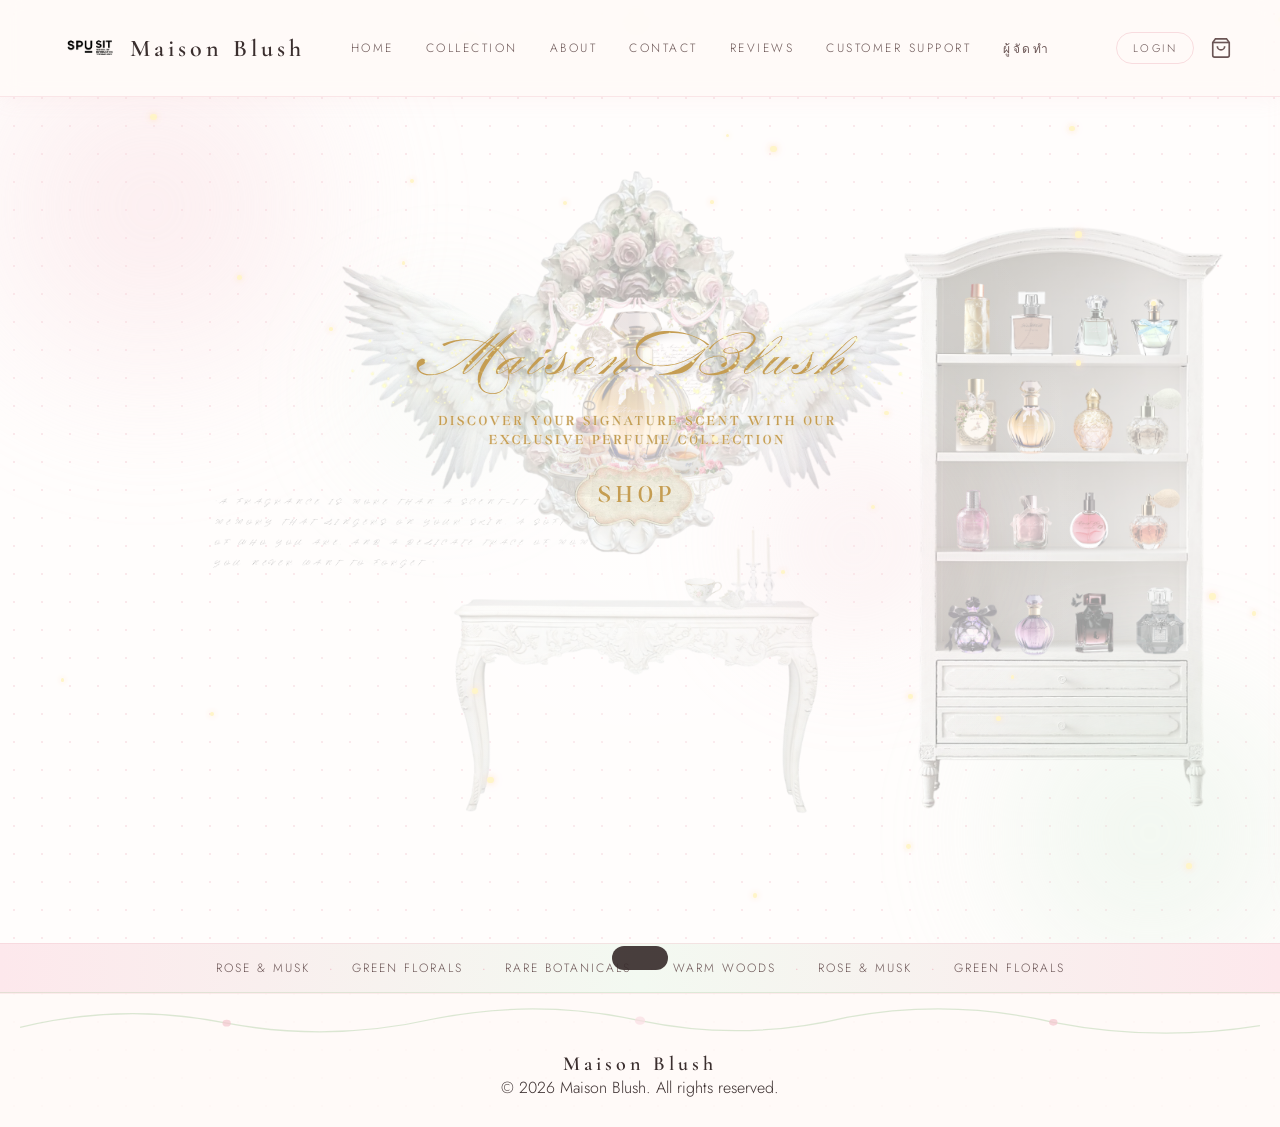
<file: index.html>
<!DOCTYPE html>
<html lang="th">
<head>
<meta charset="UTF-8">
<meta name="viewport" content="width=device-width, initial-scale=1.0, minimum-scale=1.0, maximum-scale=5.0">
<title>Maison Blush — Home</title>
<link href="https://fonts.googleapis.com/css2?family=Playfair+Display:wght@400;500;600&display=swap" rel="stylesheet">
<link href="https://fonts.googleapis.com/css2?family=Cormorant+Garamond:ital,wght@0,300;0,400;0,600;1,300;1,400&family=Jost:wght@200;300;400&display=swap" rel="stylesheet">
<link rel="stylesheet" href="style.css">
<style>
.logo{text-decoration:none!important;border-bottom:none!important;border:none!important;}
/* ── LOGIN BUTTON ── */
.login-btn{font-family:'Jost',sans-serif;font-size:11px;font-weight:300;letter-spacing:2.5px;text-transform:uppercase;color:#6b5555;text-decoration:none;padding:7px 16px;border:1px solid rgba(243,198,206,0.6);border-radius:20px;transition:all 0.25s ease;white-space:nowrap;cursor:pointer;background:none;}
.login-btn:hover{background:#fde8ec;color:#e8aeb7;border-color:#f3c6ce;}
@media(max-width:768px){.login-btn{display:none;}}
</style>
</head>
<body class="home-page fade-in">
<div class="sparkle-layer" id="sparkleLayer"></div>

<div class="cart-overlay" id="cartOverlay" onclick="closeCart()"></div>
<div class="cart-sidebar" id="cartSidebar">
  <div class="cart-header"><h3>🛒 ตะกร้าสินค้า</h3><button class="cart-close" onclick="closeCart()">✕</button></div>
  <div class="cart-items" id="cartItems"><div class="cart-empty" id="cartEmpty">ยังไม่มีสินค้าในตะกร้า 🌸</div></div>
  <div class="cart-footer-panel" id="cartFooterPanel" style="display:none">
    <div class="cart-total"><span class="cart-total-label">ยอดรวมทั้งหมด</span><span class="cart-total-amount" id="cartTotal">฿0</span></div>
    <button class="checkout-btn" onclick="goToCheckout()">ยืนยันคำสั่งซื้อ</button>
  </div>
</div>
<div class="toast" id="toast"></div>

<div class="mobile-nav" id="mobileNav">
  <button class="mobile-nav-close" onclick="closeMobileNav()">✕</button>
  <a href="index.html" onclick="closeMobileNav()">Home</a>
  <a href="collection.html" onclick="closeMobileNav()">Collection</a>
  <a href="about.html" onclick="closeMobileNav()">About</a>
  <a href="contact.html" onclick="closeMobileNav()">Contact</a>
  <a href="reviews.html" onclick="closeMobileNav()">Reviews</a>
  <a href="support.html" onclick="closeMobileNav()">Customer Support</a>
  <a href="team.html" onclick="closeMobileNav()">ผู้จัดทำ</a>
  <a href="login.html" onclick="closeMobileNav()" id="mobileLoginBtn">Login</a>
</div>

<header>
  <a class="logo" href="index.html">
    <img src="pic/Logo SPU SIT_black.png" alt="Maison Blush Logo">
    Maison Blush
  </a>

  <nav id="desktopNav">
    <a href="index.html" class="nav-active">Home</a>
    <a href="collection.html">Collection</a>
    <a href="about.html">About</a>
    <a href="contact.html">Contact</a>
    <a href="reviews.html">Reviews</a>
    <a href="support.html">Customer Support</a>
    <a href="team.html">ผู้จัดทำ</a>
  </nav>

  <div class="header-actions">
    <!-- ปุ่ม Login / ชื่อ user -->
    <a href="login.html" class="login-btn" id="loginBtn">Login</a>

    <button class="cart-icon-btn" onclick="openCart()">
      <svg viewBox="0 0 24 24" fill="none" stroke="currentColor" stroke-width="1.8">
        <path d="M6 2L3 6v14a2 2 0 002 2h14a2 2 0 002-2V6l-3-4z"/>
        <line x1="3" y1="6" x2="21" y2="6"/>
        <path d="M16 10a4 4 0 01-8 0"/>
      </svg>
      <span class="cart-badge" id="cartBadge">0</span>
    </button>

    <button class="hamburger" onclick="openMobileNav()">
      <span></span><span></span><span></span>
    </button>
  </div>
</header>

<section class="hero">
  <div class="hero-blob b1"></div><div class="hero-blob b2"></div><div class="hero-blob b3"></div><div class="hero-blob b4"></div>
  <div class="overlay"></div>
  <div class="hero-box">
    <a href="collection.html" class="shop-button-img">
     <img src="pic/shop.png" alt="Shop Now">
    </a>
  </div>
</section>

<div class="scent-strip">
  <div class="strip-item">Rose &amp; Musk</div><div class="strip-dot">·</div>
  <div class="strip-item">Green Florals</div><div class="strip-dot">·</div>
  <div class="strip-item">Rare Botanicals</div><div class="strip-dot">·</div>
  <div class="strip-item">Warm Woods</div><div class="strip-dot">·</div>
  <div class="strip-item">Rose &amp; Musk</div><div class="strip-dot">·</div>
  <div class="strip-item">Green Florals</div>
</div>

<footer>
  <svg class="footer-vine" viewBox="0 0 1200 60" xmlns="http://www.w3.org/2000/svg" preserveAspectRatio="none">
    <path d="M0,40 Q100,10 200,35 Q300,58 400,30 Q500,5 600,32 Q700,58 800,28 Q900,5 1000,34 Q1100,58 1200,38" stroke="#b8d4ae" stroke-width="1.5" fill="none" opacity="0.5"/>
    <circle cx="200" cy="35" r="4" fill="#f3c6ce" opacity="0.7"/>
    <circle cx="600" cy="32" r="5" fill="#f9dde2" opacity="0.7"/>
    <circle cx="1000" cy="34" r="4" fill="#f3c6ce" opacity="0.7"/>
  </svg>
  <div class="logo footer-logo">Maison Blush</div>
  <p>© 2026 Maison Blush. All rights reserved.</p>
</footer>

<script src="script.js"></script>
<script>
(function() {
  const u = JSON.parse(localStorage.getItem('mbCurrentUser'));
  const btn = document.getElementById('loginBtn');
  const mobileBtn = document.getElementById('mobileLoginBtn');
  if (!btn) return;
  if (u) {
    // Desktop: แสดงชื่อ กดเพื่อ logout
    btn.textContent = '✿ ' + u.name;
    btn.href = '#';
    btn.onclick = function(e) {
      e.preventDefault();
      localStorage.removeItem('mbCurrentUser');
      location.reload();
    };
    // Mobile nav: แสดงชื่อด้วย
    if (mobileBtn) {
      mobileBtn.textContent = '✿ ' + u.name + ' (ออกจากระบบ)';
      mobileBtn.href = '#';
      mobileBtn.onclick = function(e) {
        e.preventDefault();
        localStorage.removeItem('mbCurrentUser');
        location.reload();
      };
    }
  }
})();
</script>
</body>
</html>
</file>
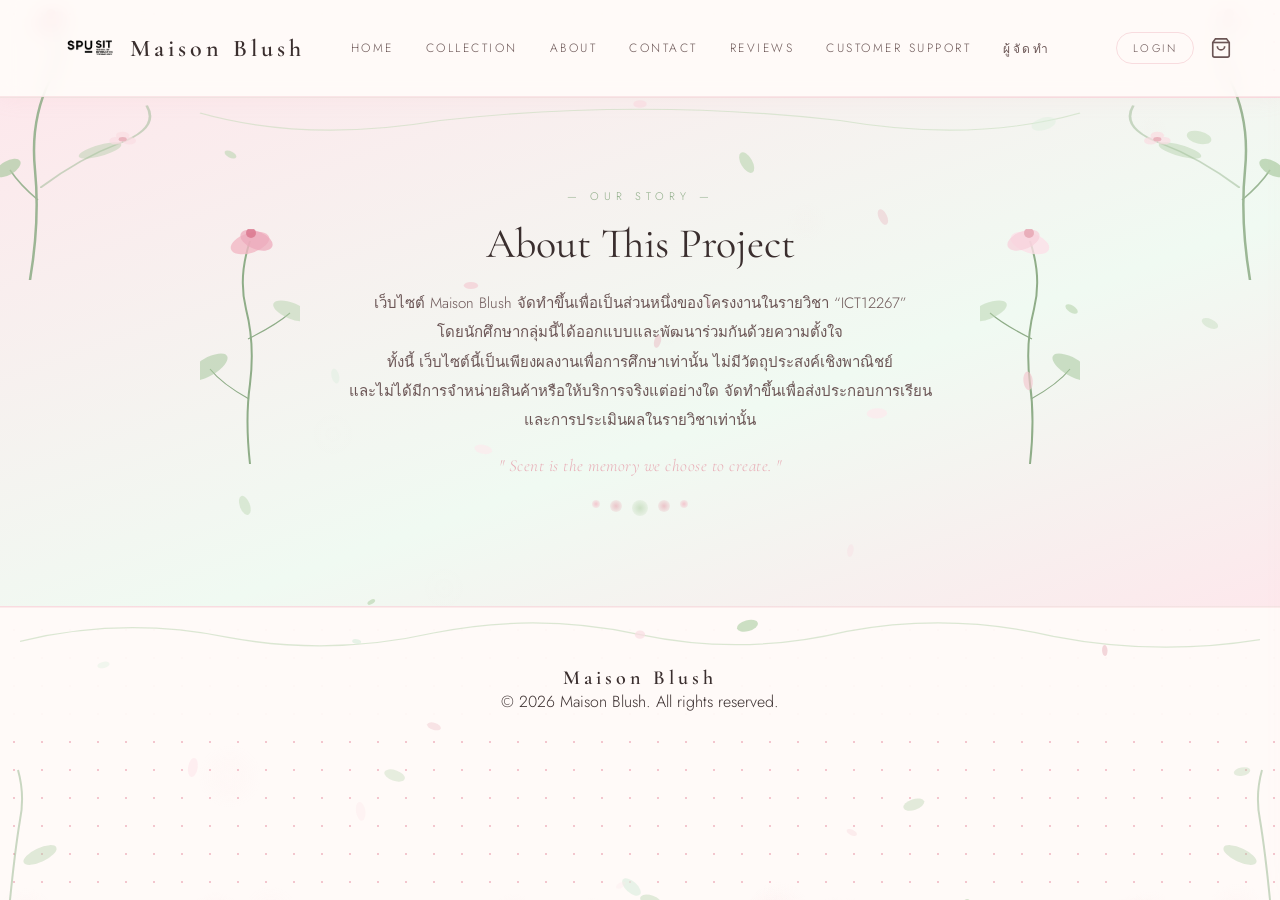
<file: about.html>
<!DOCTYPE html>
<html lang="th">
<head>
<meta charset="UTF-8">
<meta name="viewport" content="width=device-width, initial-scale=1.0">
<title>Maison Blush — About</title>
<link href="https://fonts.googleapis.com/css2?family=Cormorant+Garamond:ital,wght@0,300;0,400;0,600;1,300;1,400&family=Jost:wght@200;300;400&display=swap" rel="stylesheet">
<link rel="stylesheet" href="style.css">
<style>
.logo{text-decoration:none!important;border-bottom:none!important;border:none!important;}
a.logo::after { display:none!important; }
</style>
</head>
<body class="fade-in">

<canvas id="petalCanvas"></canvas>

<svg class="corner-botanical tl" viewBox="0 0 200 280" xmlns="http://www.w3.org/2000/svg">
  <path d="M30,280 Q40,220 35,170 Q30,120 50,80 Q65,50 55,20" stroke="#8fad88" stroke-width="2.5" fill="none" stroke-linecap="round"/>
  <path d="M38,200 Q20,185 10,170" stroke="#8fad88" stroke-width="1.5" fill="none"/>
  <ellipse cx="8" cy="168" rx="14" ry="7" fill="#a8c89e" opacity="0.75" transform="rotate(-30 8 168)"/>
  <g transform="translate(50,22)">
    <ellipse cx="0" cy="0" rx="18" ry="9" fill="#f3b8c4" opacity="0.8" transform="rotate(-20)"/>
    <circle cx="1" cy="-8" r="5" fill="#e07f98" opacity="0.7"/>
  </g>
</svg>
<svg class="corner-botanical tr" viewBox="0 0 200 280" xmlns="http://www.w3.org/2000/svg">
  <path d="M170,280 Q160,220 165,170 Q170,120 150,80 Q135,50 145,20" stroke="#8fad88" stroke-width="2.5" fill="none" stroke-linecap="round"/>
  <path d="M162,200 Q180,185 190,170" stroke="#8fad88" stroke-width="1.5" fill="none"/>
  <ellipse cx="192" cy="168" rx="14" ry="7" fill="#a8c89e" opacity="0.75" transform="rotate(30 192 168)"/>
  <g transform="translate(150,22)">
    <ellipse cx="0" cy="0" rx="18" ry="9" fill="#f9dde2" opacity="0.8" transform="rotate(20)"/>
    <circle cx="-1" cy="-8" r="5" fill="#e4a0b2" opacity="0.7"/>
  </g>
</svg>
<svg class="corner-botanical bl" viewBox="0 0 220 200" xmlns="http://www.w3.org/2000/svg">
  <path d="M10,200 Q15,150 20,120 Q25,95 18,70" stroke="#9ab892" stroke-width="2" fill="none" opacity="0.6"/>
  <ellipse cx="40" cy="155" rx="18" ry="7" fill="#a8c89e" opacity="0.4" transform="rotate(-25 40 155)"/>
</svg>
<svg class="corner-botanical br" viewBox="0 0 220 200" xmlns="http://www.w3.org/2000/svg">
  <path d="M210,200 Q205,150 200,120 Q195,95 202,70" stroke="#9ab892" stroke-width="2" fill="none" opacity="0.6"/>
  <ellipse cx="180" cy="155" rx="18" ry="7" fill="#a8c89e" opacity="0.4" transform="rotate(25 180 155)"/>
</svg>

<div class="cart-overlay" id="cartOverlay" onclick="closeCart()"></div>
<div class="cart-sidebar" id="cartSidebar">
  <div class="cart-header">
    <h3>🛒 ตะกร้าสินค้า</h3>
    <button class="cart-close" onclick="closeCart()">✕</button>
  </div>
  <div class="cart-items" id="cartItems">
    <div class="cart-empty" id="cartEmpty">ยังไม่มีสินค้าในตะกร้า 🌸</div>
  </div>
  <div class="cart-footer-panel" id="cartFooterPanel" style="display:none">
    <div class="cart-total">
      <span class="cart-total-label">ยอดรวมทั้งหมด</span>
      <span class="cart-total-amount" id="cartTotal">฿0</span>
    </div>
<button class="checkout-btn" onclick="goToCheckout()">
  ยืนยันคำสั่งซื้อ
</button>
  </div>
</div>
<div class="toast" id="toast"></div>

<div class="mobile-nav" id="mobileNav">
  <button class="mobile-nav-close" onclick="closeMobileNav()">✕</button>
  <a href="index.html" onclick="closeMobileNav()">Home</a>
  <a href="collection.html" onclick="closeMobileNav()">Collection</a>
  <a href="about.html" onclick="closeMobileNav()">About</a>
  <a href="contact.html" onclick="closeMobileNav()">Contact</a>
  <a href="reviews.html" onclick="closeMobileNav()">Reviews</a>
  <a href="support.html" onclick="closeMobileNav()">Customer Support</a>
  <a href="team.html" onclick="closeMobileNav()">ผู้จัดทำ</a>
  <a href="login.html" onclick="closeMobileNav()" id="mobileLoginBtn">Login</a>
</div>

<header>
  <a class="logo" href="index.html">
    <img src="pic/Logo SPU SIT_black.png" alt="Maison Blush Logo">
    Maison Blush
  </a>  
  <nav id="desktopNav"> 
    <a href="index.html">Home</a>
    <a href="collection.html">Collection</a>
    <a href="about.html" class="nav-active">About</a>
    <a href="contact.html">Contact</a>
    <a href="reviews.html">Reviews</a>
    <a href="support.html">Customer Support</a>
    <a href="team.html">ผู้จัดทำ</a>
  </nav>
  <div class="header-actions">
    <a href="login.html" class="login-btn" id="loginBtn">Login</a>
    <button class="cart-icon-btn" onclick="openCart()" aria-label="Cart">
      <svg viewBox="0 0 24 24" fill="none" stroke="currentColor" stroke-width="1.8">
        <path d="M6 2L3 6v14a2 2 0 002 2h14a2 2 0 002-2V6l-3-4z"/>
        <line x1="3" y1="6" x2="21" y2="6"/>
        <path d="M16 10a4 4 0 01-8 0"/>
      </svg>
      <span class="cart-badge" id="cartBadge">0</span>
    </button>
    <button class="hamburger" id="hamburger" onclick="openMobileNav()" aria-label="Menu">
      <span></span><span></span><span></span>
    </button>
  </div>
</header>

<section class="about" id="about">
  <div class="about-arch">
    <svg viewBox="0 0 900 120" xmlns="http://www.w3.org/2000/svg" preserveAspectRatio="none">
      <path d="M0,120 Q30,80 60,60 Q90,40 80,10" stroke="#9ab892" stroke-width="2" fill="none" opacity="0.5"/>
      <ellipse cx="45" cy="70" rx="18" ry="7" fill="#a8c89e" opacity="0.4" transform="rotate(-30 45 70)"/>
      <g transform="translate(62,55)">
        <circle cx="0" cy="-5" r="5" fill="#f9dde2" opacity="0.75"/>
        <circle cx="5" cy="2" r="5" fill="#f9dde2" opacity="0.7"/>
        <circle cx="-5" cy="2" r="5" fill="#f9dde2" opacity="0.7"/>
        <circle cx="0" cy="0" r="3" fill="#e8aeb7" opacity="0.85"/>
      </g>
      <path d="M900,120 Q870,80 840,60 Q810,40 820,10" stroke="#9ab892" stroke-width="2" fill="none" opacity="0.5"/>
      <ellipse cx="855" cy="70" rx="18" ry="7" fill="#a8c89e" opacity="0.4" transform="rotate(30 855 70)"/>
      <g transform="translate(838,55)">
        <circle cx="0" cy="-5" r="5" fill="#f9dde2" opacity="0.75"/>
        <circle cx="5" cy="2" r="5" fill="#f9dde2" opacity="0.7"/>
        <circle cx="-5" cy="2" r="5" fill="#f9dde2" opacity="0.7"/>
        <circle cx="0" cy="0" r="3" fill="#e8aeb7" opacity="0.85"/>
      </g>
      <path d="M120,20 Q200,60 300,30 Q450,0 600,30 Q700,60 780,20" stroke="#b8d4ae" stroke-width="1.5" fill="none" opacity="0.45"/>
      <circle cx="450" cy="8" r="5" fill="#f9dde2" opacity="0.7"/>
    </svg>
  </div>
  <div class="about-inner">
    <div class="about-deco-left reveal-left">
      <svg viewBox="0 0 100 240" xmlns="http://www.w3.org/2000/svg" width="100" height="240">
        <path d="M50,235 Q45,190 50,155 Q55,115 46,80 Q38,48 50,12" stroke="#8fad88" stroke-width="2" fill="none"/>
        <path d="M49,170 Q22,155 10,140" stroke="#8fad88" stroke-width="1.2" fill="none"/>
        <path d="M48,110 Q76,96 90,84" stroke="#8fad88" stroke-width="1.2" fill="none"/>
        <ellipse cx="8" cy="138" rx="22" ry="9" fill="#a8c89e" opacity="0.55" transform="rotate(-30 8 138)"/>
        <ellipse cx="92" cy="82" rx="20" ry="8" fill="#b8d4ae" opacity="0.5" transform="rotate(22 92 82)"/>
        <g transform="translate(50,14)">
          <ellipse cx="0" cy="0" rx="20" ry="10" fill="#f3b8c4" opacity="0.78" transform="rotate(-18)"/>
          <ellipse cx="5" cy="-5" rx="17" ry="9" fill="#edaabb" opacity="0.72" transform="rotate(22)"/>
          <circle cx="1" cy="-10" r="5" fill="#d87088" opacity="0.75"/>
        </g>
      </svg>
    </div>
    <div class="about-text reveal">
      <div class="section-label">— Our Story —</div>
      <h2>About This Project</h2>
    <p>เว็บไซต์ Maison Blush จัดทำขึ้นเพื่อเป็นส่วนหนึ่งของโครงงานในรายวิชา “ICT12267” <br>โดยนักศึกษากลุ่มนี้ได้ออกแบบและพัฒนาร่วมกันด้วยความตั้งใจ <br>ทั้งนี้ เว็บไซต์นี้เป็นเพียงผลงานเพื่อการศึกษาเท่านั้น ไม่มีวัตถุประสงค์เชิงพาณิชย์<br> และไม่ได้มีการจำหน่ายสินค้าหรือให้บริการจริงแต่อย่างใด จัดทำขึ้นเพื่อส่งประกอบการเรียน<br>และการประเมินผลในรายวิชาเท่านั้น</p>
      <div class="about-quote">" Scent is the memory we choose to create. "</div>
      <div class="about-mist">
        <span class="mist-dot md1"></span><span class="mist-dot md2"></span>
        <span class="mist-dot md3"></span><span class="mist-dot md4"></span><span class="mist-dot md5"></span>
      </div>
    </div>
    <div class="about-deco-right reveal-right">
      <svg viewBox="0 0 100 240" xmlns="http://www.w3.org/2000/svg" width="100" height="240">
        <path d="M50,235 Q55,190 50,155 Q45,115 54,80 Q62,48 50,12" stroke="#8fad88" stroke-width="2" fill="none"/>
        <path d="M51,170 Q78,155 90,140" stroke="#8fad88" stroke-width="1.2" fill="none"/>
        <path d="M52,110 Q24,96 10,84" stroke="#8fad88" stroke-width="1.2" fill="none"/>
        <ellipse cx="92" cy="138" rx="22" ry="9" fill="#a8c89e" opacity="0.55" transform="rotate(30 92 138)"/>
        <ellipse cx="8" cy="82" rx="20" ry="8" fill="#b8d4ae" opacity="0.5" transform="rotate(-22 8 82)"/>
        <g transform="translate(50,14)">
          <ellipse cx="0" cy="0" rx="20" ry="10" fill="#fde0e8" opacity="0.78" transform="rotate(18)"/>
          <ellipse cx="-5" cy="-5" rx="17" ry="9" fill="#f8d0dc" opacity="0.72" transform="rotate(-22)"/>
          <circle cx="-1" cy="-10" r="5" fill="#e4a0ae" opacity="0.75"/>
        </g>
      </svg>
    </div>
  </div>
</section>

<footer>
  <svg class="footer-vine" viewBox="0 0 1200 60" xmlns="http://www.w3.org/2000/svg" preserveAspectRatio="none">
    <path d="M0,40 Q100,10 200,35 Q300,58 400,30 Q500,5 600,32 Q700,58 800,28 Q900,5 1000,34 Q1100,58 1200,38" stroke="#b8d4ae" stroke-width="1.5" fill="none" opacity="0.5"/>
    <circle cx="600" cy="32" r="5" fill="#f9dde2" opacity="0.7"/>
  </svg>
  <div class="logo footer-logo">Maison Blush</div>
  <p>© 2026 Maison Blush. All rights reserved.</p>
</footer>

<script src="script.js"></script>
<script>
(function() {
  const u = JSON.parse(localStorage.getItem('mbCurrentUser'));
  const btn = document.getElementById('loginBtn');
  const mobileBtn = document.getElementById('mobileLoginBtn');
  if (!btn) return;
  if (u) {
    btn.textContent = '✿ ' + u.name;
    btn.href = '#';
    btn.onclick = function(e) {
      e.preventDefault();
      localStorage.removeItem('mbCurrentUser');
      location.reload();
    };
    if (mobileBtn) {
      mobileBtn.textContent = '✿ ' + u.name + ' (ออกจากระบบ)';
      mobileBtn.href = '#';
      mobileBtn.onclick = function(e) {
        e.preventDefault();
        localStorage.removeItem('mbCurrentUser');
        location.reload();
      };
    }
  }
})();
</script>
</body>
</html>
</file>
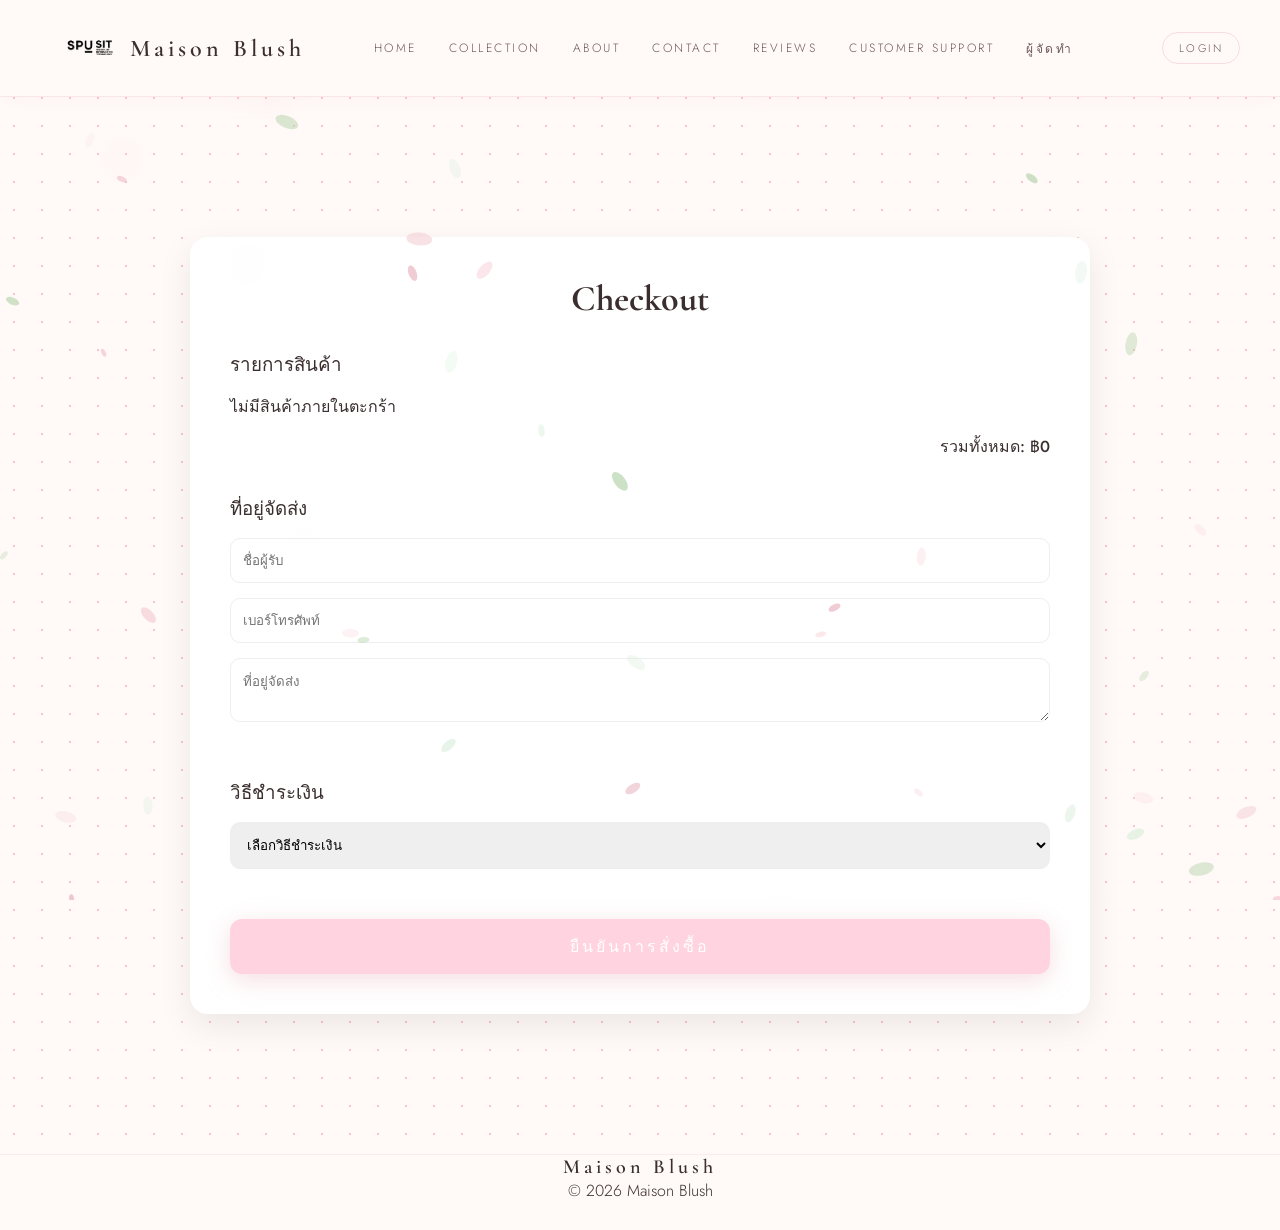
<file: checkout.html>
<!DOCTYPE html>
<html lang="th">
<head>
<meta charset="UTF-8">
<meta name="viewport" content="width=device-width, initial-scale=1.0">
<title>Maison Blush — Checkout</title>
<link href="https://fonts.googleapis.com/css2?family=Cormorant+Garamond:ital,wght@0,300;0,400;0,600&family=Jost:wght@300;400&display=swap" rel="stylesheet">
<link rel="stylesheet" href="style.css">
<style>
.logo{text-decoration:none;}
/* ── LOGIN BUTTON ── */
.login-btn{font-family:'Jost',sans-serif;font-size:11px;font-weight:300;letter-spacing:2.5px;text-transform:uppercase;color:#6b5555;text-decoration:none;padding:7px 16px;border:1px solid rgba(243,198,206,0.6);border-radius:20px;transition:all 0.25s ease;white-space:nowrap;cursor:pointer;background:none;}
.login-btn:hover{background:#fde8ec;color:#e8aeb7;border-color:#f3c6ce;}
@media(max-width:768px){.login-btn{display:none;}}

.checkout-container{max-width:900px;margin:140px auto;padding:40px;background:white;border-radius:18px;box-shadow:0 12px 35px rgba(0,0,0,0.08);}
.checkout-title{font-family:'Cormorant Garamond',serif;font-size:36px;text-align:center;margin-bottom:30px;}
.checkout-section{margin-bottom:35px;}
.checkout-section h3{margin-bottom:15px;font-weight:500;}
.checkout-input{width:100%;padding:12px;margin-bottom:15px;border:1px solid #eee;border-radius:10px;font-family:'Jost',sans-serif;}
.order-item{display:flex;justify-content:space-between;padding:10px 0;border-bottom:1px solid #f3f3f3;}
.checkout-btn{width:100%;padding:15px;border:none;border-radius:12px;background:#ffd3df;color:white;font-size:16px;cursor:pointer;transition:0.3s;}
.checkout-btn:hover{background:#f7acbf;}
.total{text-align:right;font-weight:500;margin-top:15px;}
</style>
</head>

<body class="fade-in">
<canvas id="petalCanvas"></canvas>

<header>
  <a class="logo" href="index.html">
    <img src="pic/Logo SPU SIT_black.png" alt="Maison Blush Logo">
    Maison Blush
  </a>
  <nav id="desktopNav">
    <a href="index.html">Home</a>
    <a href="collection.html">Collection</a>
    <a href="about.html">About</a>
    <a href="contact.html">Contact</a>
    <a href="reviews.html">Reviews</a>
    <a href="support.html">Customer Support</a>
    <a href="team.html">ผู้จัดทำ</a>
  </nav>
  <div class="header-actions">
    <a href="login.html" class="login-btn" id="loginBtn">Login</a>
  </div>
</header>

<section>
  <div class="checkout-container">
    <h2 class="checkout-title">Checkout</h2>

    <!-- รายการสินค้า -->
    <div class="checkout-section">
      <h3>รายการสินค้า</h3>
      <div id="orderList"></div>
      <div class="total">รวมทั้งหมด: <span id="orderTotal">฿0</span></div>
    </div>

    <!-- ที่อยู่ -->
    <div class="checkout-section">
      <h3>ที่อยู่จัดส่ง</h3>
      <input id="shipName" class="checkout-input" placeholder="ชื่อผู้รับ">
      <input id="shipPhone" class="checkout-input" placeholder="เบอร์โทรศัพท์" type="tel" maxlength="10" inputmode="numeric" pattern="[0-9]*" oninput="this.value=this.value.replace(/[^0-9]/g,'').slice(0,10)">
      <textarea id="shipAddress" class="checkout-input" placeholder="ที่อยู่จัดส่ง"></textarea>
    </div>

    <!-- การจ่ายเงิน -->
    <div class="checkout-section">
      <h3>วิธีชำระเงิน</h3>
      <select id="paymentMethod" class="checkout-input">
        <option value="">เลือกวิธีชำระเงิน</option>
        <option>PromptPay</option>
        <option>โอนผ่านธนาคาร</option>
        <option>เก็บเงินปลายทาง (COD)</option>
      </select>
    </div>

    <button class="checkout-btn" onclick="confirmOrder()">ยืนยันการสั่งซื้อ</button>
  </div>
</section>

<footer>
  <div class="logo footer-logo">Maison Blush</div>
  <p>© 2026 Maison Blush</p>
</footer>

<!-- ORDER SUCCESS POPUP -->
<div id="orderSuccess" class="order-success">
  <div class="order-box">
    <div class="order-icon">˙🍓 ̟ !!</div>
    <h2>Order Successful</h2>
    <p>ขอบคุณที่สั่งซื้อกับ <b>Maison Blush</b><br>เราจะจัดส่งสินค้าของคุณเร็วที่สุด ⊹ ࣪ ˖ ໒꒱</p>
    <button onclick="goHome()" class="success-btn">กลับสู่หน้าแรก</button>
  </div>
</div>

<!-- ERROR POPUP -->
<div id="errorPopup" class="error-popup">
  <div class="error-box">
    <div class="error-icon">⚠️</div>
    <h3>ข้อมูลไม่ครบ</h3>
    <p>กรุณากรอกข้อมูลให้ครบ</p>
    <p>ทุกช่องก่อนสั่งซื้อ</p>
    <button onclick="closeError()" class="error-btn">ตกลง</button>
  </div>
</div>

<script src="script.js"></script>
<script>
// แสดงรายการสินค้าจาก cart
document.addEventListener('DOMContentLoaded', function() {
  const cartItems = JSON.parse(localStorage.getItem('cartItems')) || [];
  const orderList = document.getElementById('orderList');
  const orderTotal = document.getElementById('orderTotal');
  let total = 0;

  if (cartItems.length > 0) {
    cartItems.forEach(item => {
      const div = document.createElement('div');
      div.className = 'order-item';
      div.innerHTML = `<div>${item.name} × ${item.qty}</div><div>฿${(item.price * item.qty).toLocaleString()}</div>`;
      orderList.appendChild(div);
      total += item.price * item.qty;
    });
    orderTotal.textContent = '฿' + total.toLocaleString();
  } else {
    orderList.innerHTML = '<p>ไม่มีสินค้าภายในตะกร้า</p>';
  }
});

// แสดงชื่อ user / logout
(function() {
  const u = JSON.parse(localStorage.getItem('mbCurrentUser'));
  const btn = document.getElementById('loginBtn');
  if (!btn) return;
  if (u) {
    btn.textContent = '✿ ' + u.name;
    btn.href = '#';
    btn.onclick = function(e) {
      e.preventDefault();
      localStorage.removeItem('mbCurrentUser');
      location.reload();
    };
  }
})();
</script>
</body>
</html>
</file>
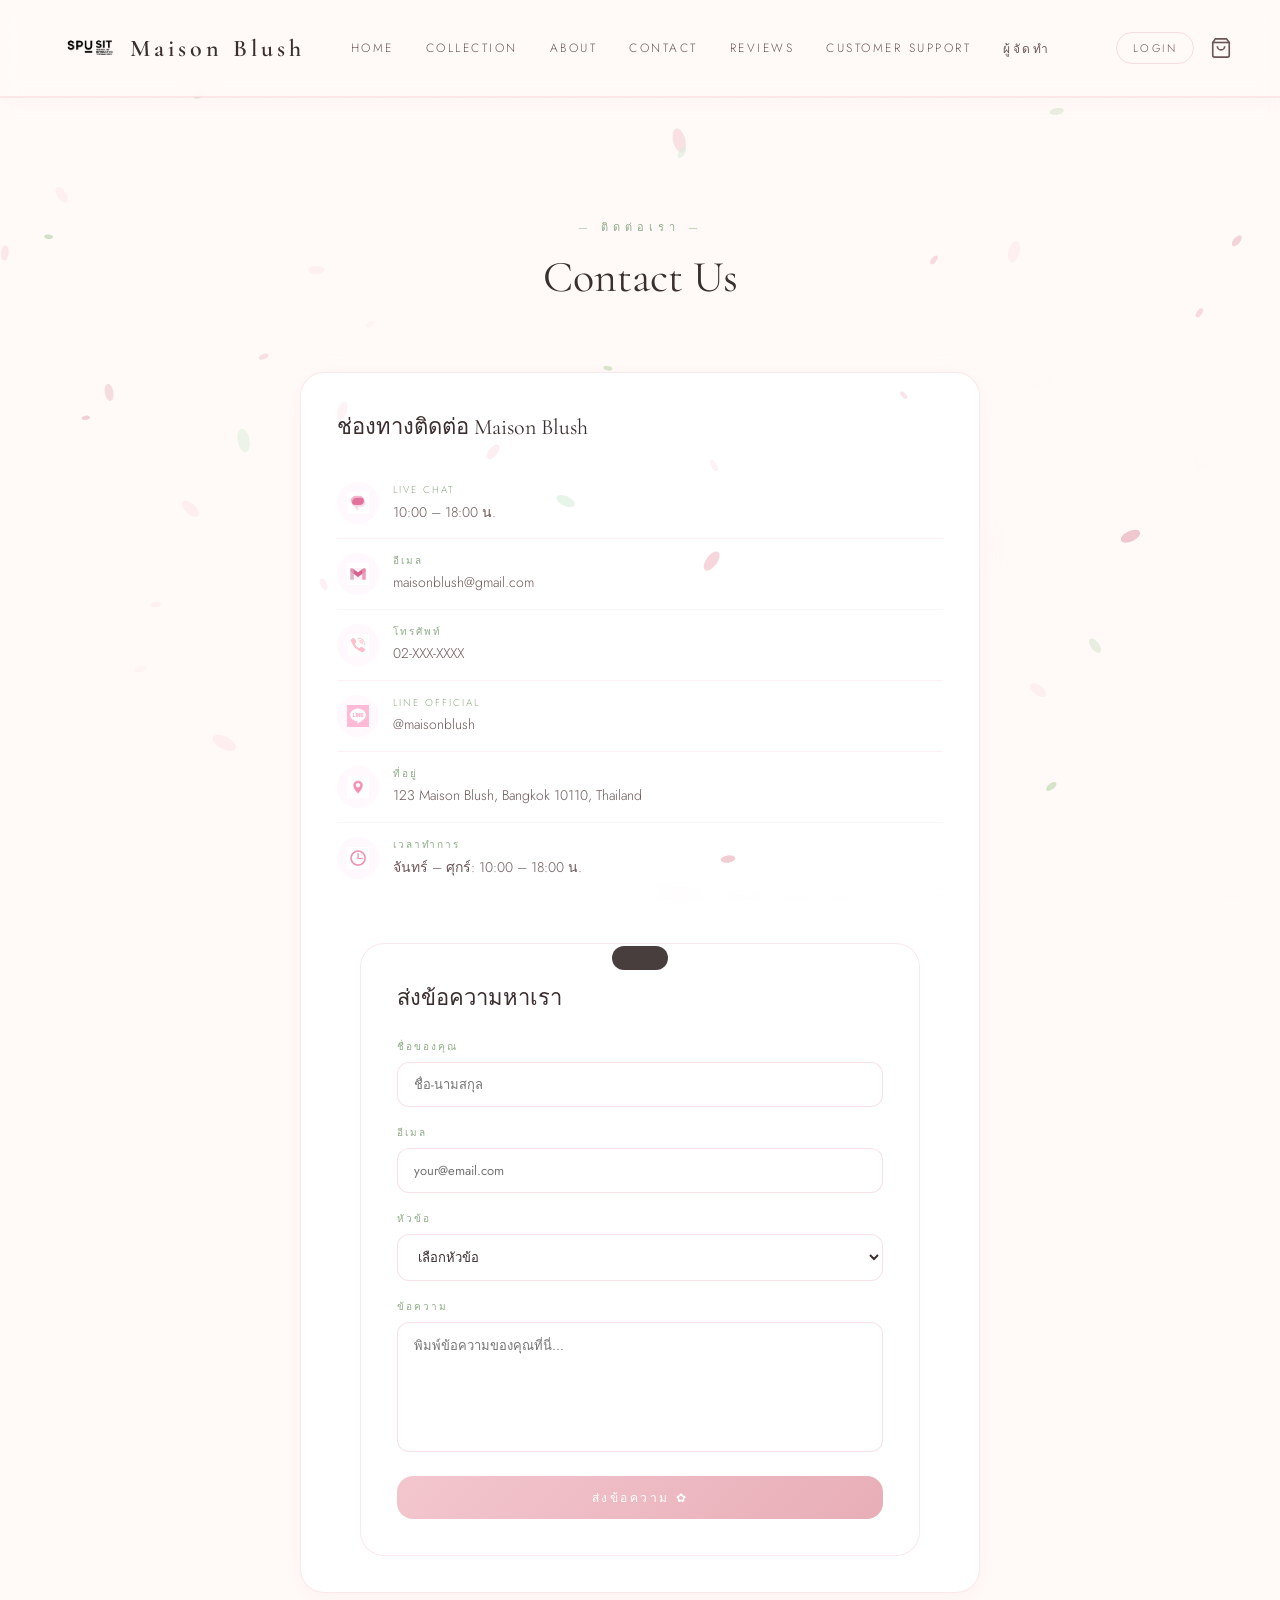
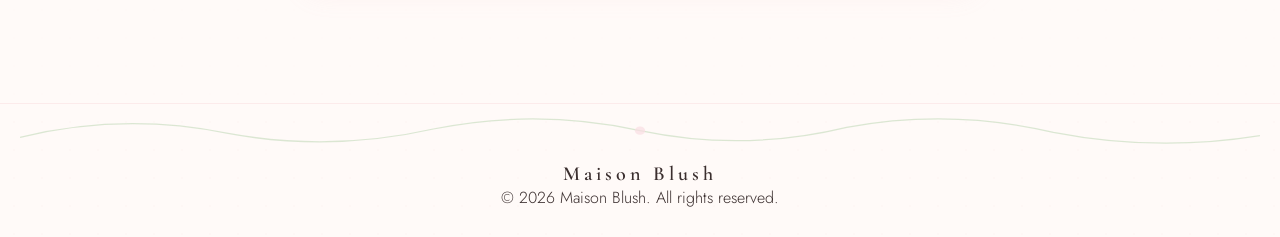
<file: contact.html>
<!DOCTYPE html>
<html lang="th">
<head>
<meta charset="UTF-8">
<meta name="viewport" content="width=device-width, initial-scale=1.0">
<title>Maison Blush — Contact</title>
<link href="https://fonts.googleapis.com/css2?family=Cormorant+Garamond:ital,wght@0,300;0,400;0,600;1,300;1,400&family=Jost:wght@200;300;400&display=swap" rel="stylesheet">
<link rel="stylesheet" href="style.css">
<style>
.logo{text-decoration:none!important;border-bottom:none!important;border:none!important;}
/* ── LOGIN BUTTON ── */
.login-btn{font-family:'Jost',sans-serif;font-size:11px;font-weight:300;letter-spacing:2.5px;text-transform:uppercase;color:#6b5555;text-decoration:none;padding:7px 16px;border:1px solid rgba(243,198,206,0.6);border-radius:20px;transition:all 0.25s ease;white-space:nowrap;cursor:pointer;background:none;}
.login-btn:hover{background:#fde8ec;color:#e8aeb7;border-color:#f3c6ce;}
@media(max-width:768px){.login-btn{display:none;}}
</style>
</head>
<body class="fade-in">
<canvas id="petalCanvas"></canvas>

<div class="cart-overlay" id="cartOverlay" onclick="closeCart()"></div>
<div class="cart-sidebar" id="cartSidebar">
  <div class="cart-header"><h3>🛒 ตะกร้าสินค้า</h3><button class="cart-close" onclick="closeCart()">✕</button></div>
  <div class="cart-items" id="cartItems"><div class="cart-empty" id="cartEmpty">ยังไม่มีสินค้าในตะกร้า 🌸</div></div>
  <div class="cart-footer-panel" id="cartFooterPanel" style="display:none">
    <div class="cart-total"><span class="cart-total-label">ยอดรวมทั้งหมด</span><span class="cart-total-amount" id="cartTotal">฿0</span></div>
    <button class="checkout-btn" onclick="goToCheckout()">ยืนยันคำสั่งซื้อ</button>
  </div>
</div>
<div class="toast" id="toast"></div>

<div class="mobile-nav" id="mobileNav">
  <button class="mobile-nav-close" onclick="closeMobileNav()">✕</button>
  <a href="index.html" onclick="closeMobileNav()">Home</a>
  <a href="collection.html" onclick="closeMobileNav()">Collection</a>
  <a href="about.html" onclick="closeMobileNav()">About</a>
  <a href="contact.html" onclick="closeMobileNav()">Contact</a>
  <a href="reviews.html" onclick="closeMobileNav()">Reviews</a>
  <a href="support.html" onclick="closeMobileNav()">Customer Support</a>
  <a href="team.html" onclick="closeMobileNav()">ผู้จัดทำ</a>
  <a href="login.html" onclick="closeMobileNav()" id="mobileLoginBtn">Login</a>
</div>

<header>
  <a class="logo" href="index.html">
    <img src="pic/Logo SPU SIT_black.png" alt="Maison Blush Logo">
    Maison Blush
  </a>
  <nav id="desktopNav">
    <a href="index.html">Home</a>
    <a href="collection.html">Collection</a>
    <a href="about.html">About</a>
    <a href="contact.html" class="nav-active">Contact</a>
    <a href="reviews.html">Reviews</a>
    <a href="support.html">Customer Support</a>
    <a href="team.html">ผู้จัดทำ</a>
  </nav>
  <div class="header-actions">
    <a href="login.html" class="login-btn" id="loginBtn">Login</a>
    <button class="cart-icon-btn" onclick="openCart()">
      <svg viewBox="0 0 24 24" fill="none" stroke="currentColor" stroke-width="1.8"><path d="M6 2L3 6v14a2 2 0 002 2h14a2 2 0 002-2V6l-3-4z"/><line x1="3" y1="6" x2="21" y2="6"/><path d="M16 10a4 4 0 01-8 0"/></svg>
      <span class="cart-badge" id="cartBadge">0</span>
    </button>
    <button class="hamburger" id="hamburger" onclick="openMobileNav()"><span></span><span></span><span></span></button>
  </div>
</header>

<!-- ═══ CONTACT ═══ -->
<section class="support" id="contact" style="padding-top:120px;min-height:80vh">
  <div class="section-label reveal" style="text-align:center">— ติดต่อเรา —</div>
  <h2 class="section-title reveal" style="text-align:center;font-family:'Cormorant Garamond',serif;font-size:clamp(28px,4vw,44px);font-weight:400;">Contact Us</h2>
  <div class="divider-botanical reveal" style="justify-content:center;margin-bottom:50px"></div>

  <div style="max-width:680px;margin:0 auto">
    <div class="contact-card reveal" style="margin-bottom:30px">
      <h3>ช่องทางติดต่อ Maison Blush</h3>

      <div class="contact-item">
        <div class="contact-icon"><img src="pic/chat.jpg" alt="chat"></div>
        <div class="contact-info">
          <div class="contact-label">Live Chat</div>
          <div class="contact-value">10:00 – 18:00 น.</div>
        </div>
      </div>

      <div class="contact-item">
        <div class="contact-icon"><img src="pic/gmail.jpg" alt="email"></div>
        <div class="contact-info">
          <div class="contact-label">อีเมล</div>
          <div class="contact-value">maisonblush@gmail.com</div>
        </div>
      </div>

      <div class="contact-item">
        <div class="contact-icon"><img src="pic/phone.jpg" alt="phone"></div>
        <div class="contact-info">
          <div class="contact-label">โทรศัพท์</div>
          <div class="contact-value">02-XXX-XXXX</div>
        </div>
      </div>

      <div class="contact-item">
        <div class="contact-icon"><img src="pic/line.jpg" alt="line"></div>
        <div class="contact-info">
          <div class="contact-label">LINE Official</div>
          <div class="contact-value">@maisonblush</div>
        </div>
      </div>

      <div class="contact-item">
        <div class="contact-icon"><img src="pic/location.jpg" alt="location"></div>
        <div class="contact-info">
          <div class="contact-label">ที่อยู่</div>
          <div class="contact-value">123 Maison Blush, Bangkok 10110, Thailand</div>
        </div>
      </div>

      <div class="contact-item" style="border:none">
        <div class="contact-icon"><img src="pic/time.jpg" alt="time"></div>
        <div class="contact-info">
          <div class="contact-label">เวลาทำการ</div>
          <div class="contact-value">จันทร์ – ศุกร์: 10:00 – 18:00 น.</div>
        </div>
      </div>

      <!-- Contact Form -->
      <div class="review-form-wrap reveal">
        <h3 class="review-form-title">ส่งข้อความหาเรา</h3>
        <div class="form-group">
          <label>ชื่อของคุณ</label>
          <input type="text" id="contactName" class="form-input" placeholder="ชื่อ-นามสกุล">
        </div>
        <div class="form-group">
          <label>อีเมล</label>
          <input type="email" id="contactEmail" class="form-input" placeholder="your@email.com">
        </div>
        <div class="form-group">
          <label>หัวข้อ</label>
          <select id="contactTopic" class="form-input">
            <option value="">เลือกหัวข้อ</option>
            <option>สอบถามสินค้า</option>
            <option>ติดตามคำสั่งซื้อ</option>
            <option>คืนสินค้า/เปลี่ยนสินค้า</option>
            <option>ข้อเสนอแนะ</option>
            <option>อื่นๆ</option>
          </select>
        </div>
        <div class="form-group">
          <label>ข้อความ</label>
          <textarea id="contactMessage" class="form-textarea" placeholder="พิมพ์ข้อความของคุณที่นี่..." style="height:130px"></textarea>
        </div>
        <button class="submit-review" onclick="submitContact()">ส่งข้อความ ✿</button>
      </div>
    </div>
  </div>
</section>

<footer>
  <svg class="footer-vine" viewBox="0 0 1200 60" xmlns="http://www.w3.org/2000/svg" preserveAspectRatio="none">
    <path d="M0,40 Q100,10 200,35 Q300,58 400,30 Q500,5 600,32 Q700,58 800,28 Q900,5 1000,34 Q1100,58 1200,38" stroke="#b8d4ae" stroke-width="1.5" fill="none" opacity="0.5"/>
    <circle cx="600" cy="32" r="5" fill="#f9dde2" opacity="0.7"/>
  </svg>
  <div class="logo footer-logo">Maison Blush</div>
  <p>© 2026 Maison Blush. All rights reserved.</p>
</footer>

<script src="script.js"></script>
<script>
(function() {
  const u = JSON.parse(localStorage.getItem('mbCurrentUser'));
  const btn = document.getElementById('loginBtn');
  const mobileBtn = document.getElementById('mobileLoginBtn');
  if (!btn) return;
  if (u) {
    btn.textContent = '✿ ' + u.name;
    btn.href = '#';
    btn.onclick = function(e) {
      e.preventDefault();
      localStorage.removeItem('mbCurrentUser');
      location.reload();
    };
    if (mobileBtn) {
      mobileBtn.textContent = '✿ ' + u.name + ' (ออกจากระบบ)';
      mobileBtn.href = '#';
      mobileBtn.onclick = function(e) {
        e.preventDefault();
        localStorage.removeItem('mbCurrentUser');
        location.reload();
      };
    }
  }
})();
</script>
</body>
</html>
</file>
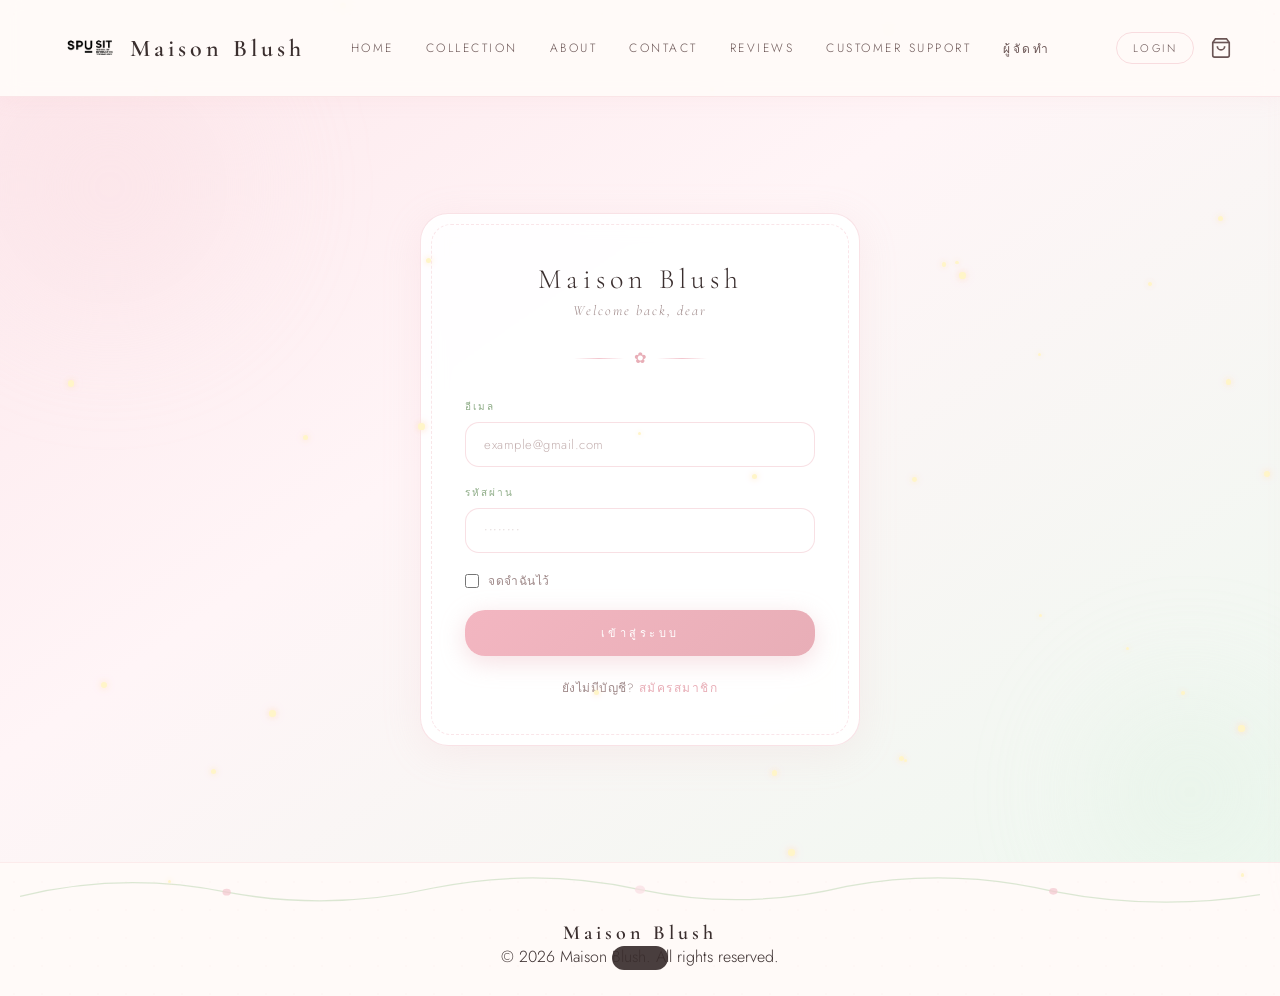
<file: login.html>
<!DOCTYPE html>
<html lang="th">
<head>
<meta charset="UTF-8">
<meta name="viewport" content="width=device-width, initial-scale=1.0, minimum-scale=1.0, maximum-scale=5.0">
<title>Maison Blush — เข้าสู่ระบบ</title>
<link href="https://fonts.googleapis.com/css2?family=Playfair+Display:wght@400;500;600&display=swap" rel="stylesheet">
<link href="https://fonts.googleapis.com/css2?family=Cormorant+Garamond:ital,wght@0,300;0,400;0,600;1,300;1,400&family=Jost:wght@200;300;400&display=swap" rel="stylesheet">
<link rel="stylesheet" href="style.css">
<style>
.logo{text-decoration:none!important;border-bottom:none!important;border:none!important;}

/* ── AUTH SECTION ── */
.auth-section {
  min-height: 85vh;
  display: flex;
  align-items: center;
  justify-content: center;
  padding: 60px 20px;
  background: linear-gradient(145deg, #fde8ec 0%, #fff5f7 40%, #eef8f0 100%);
  position: relative;
  overflow: hidden;
}

.auth-blob {
  position: absolute;
  border-radius: 50%;
  filter: blur(55px);
  pointer-events: none;
  animation: blobFloat 9s ease-in-out infinite alternate;
}
.ab1 { width:380px; height:380px; top:-100px; left:-80px; background: radial-gradient(circle, #f9dde2 0%, transparent 70%); opacity:0.5; animation-delay:0s; }
.ab2 { width:300px; height:300px; bottom:-80px; right:-60px; background: radial-gradient(circle, #dbeedd 0%, transparent 70%); opacity:0.45; animation-delay:-3s; }

.auth-card {
  background: rgba(255,255,255,0.92);
  backdrop-filter: blur(12px);
  border-radius: 28px;
  border: 1px solid rgba(243,198,206,0.5);
  padding: 48px 44px;
  width: 100%;
  max-width: 440px;
  box-shadow: 0 8px 40px rgba(232,174,183,0.14), inset 0 1px 0 rgba(255,255,255,0.9);
  position: relative;
  z-index: 1;
  animation: authCardIn 0.8s ease forwards;
  opacity: 0;
  transform: translateY(24px);
}

@keyframes authCardIn {
  to { opacity: 1; transform: translateY(0); }
}

.auth-card::before {
  content: "";
  position: absolute;
  inset: 10px;
  border: 1px dashed rgba(243,198,206,0.45);
  border-radius: 20px;
  pointer-events: none;
}

.auth-brand {
  font-family: 'Cormorant Garamond', serif;
  font-size: 28px;
  letter-spacing: 5px;
  color: #3a2e2e;
  text-align: center;
  margin-bottom: 6px;
}

.auth-sub {
  font-family: 'Cormorant Garamond', serif;
  font-size: 14px;
  color: #9e8888;
  text-align: center;
  font-style: italic;
  letter-spacing: 2px;
  margin-bottom: 28px;
}

.auth-divider {
  display: flex;
  align-items: center;
  justify-content: center;
  gap: 10px;
  margin-bottom: 30px;
  color: #e8aeb7;
  font-size: 15px;
}

.auth-line {
  display: inline-block;
  width: 50px;
  height: 1px;
  background: linear-gradient(90deg, transparent, #f3c6ce, transparent);
}

.auth-form-group {
  margin-bottom: 18px;
}

.auth-label {
  display: block;
  font-size: 10px;
  letter-spacing: 2px;
  text-transform: uppercase;
  color: #8fad88;
  font-family: 'Jost', sans-serif;
  font-weight: 300;
  margin-bottom: 8px;
}

.auth-input {
  width: 100%;
  padding: 12px 18px;
  border: 1px solid rgba(243,198,206,0.55);
  border-radius: 14px;
  background: #ffffff;
  color: #3a2e2e;
  font-family: 'Jost', sans-serif;
  font-size: 13px;
  font-weight: 300;
  letter-spacing: 0.5px;
  outline: none;
  box-sizing: border-box;
  transition: border-color 0.25s, box-shadow 0.25s;
}

.auth-input:focus {
  border-color: #e8aeb7;
  box-shadow: 0 0 0 3px rgba(232,174,183,0.12);
}

.auth-input::placeholder { color: #c4b0b0; }

/* ── LOGIN BUTTON IN HEADER ── */
.login-btn {
  font-family: 'Jost', sans-serif;
  font-size: 11px;
  font-weight: 300;
  letter-spacing: 2.5px;
  text-transform: uppercase;
  color: #6b5555;
  text-decoration: none;
  padding: 7px 16px;
  border: 1px solid rgba(243,198,206,0.6);
  border-radius: 20px;
  transition: all 0.25s ease;
  white-space: nowrap;
}
.login-btn:hover {
  background: #fde8ec;
  color: #e8aeb7;
  border-color: #f3c6ce;
}
@media (max-width: 768px) { .login-btn { display: none; } }

.auth-checkbox-row {
  display: flex;
  align-items: center;
  gap: 9px;
  margin-bottom: 6px;
}

.auth-checkbox-row input[type=checkbox] {
  accent-color: #e8aeb7;
  width: 14px;
  height: 14px;
  cursor: pointer;
  flex-shrink: 0;
}

.auth-checkbox-row span {
  font-size: 12px;
  color: #9e8888;
  font-family: 'Jost', sans-serif;
  font-weight: 300;
  letter-spacing: 0.5px;
}

.auth-btn {
  width: 100%;
  padding: 14px;
  border: none;
  cursor: pointer;
  background: linear-gradient(135deg, #f3b6c1, #e8aeb7);
  color: white;
  border-radius: 20px;
  font-family: 'Jost', sans-serif;
  font-size: 11px;
  font-weight: 400;
  letter-spacing: 3.5px;
  text-transform: uppercase;
  box-shadow: 0 6px 24px rgba(232,174,183,0.4);
  margin-top: 14px;
  transition: all 0.3s ease;
  position: relative;
  overflow: hidden;
}

.auth-btn::after {
  content: "";
  position: absolute;
  inset: 0;
  background: linear-gradient(120deg, transparent, rgba(255,255,255,0.35), transparent);
  transform: translateX(-100%);
  transition: 0.55s;
}

.auth-btn:hover::after { transform: translateX(100%); }
.auth-btn:hover {
  transform: translateY(-2px);
  box-shadow: 0 12px 32px rgba(232,174,183,0.52);
}
.auth-btn:active { transform: translateY(0); }

.auth-link-row {
  text-align: center;
  margin-top: 22px;
  font-size: 12px;
  color: #9e8888;
  font-family: 'Jost', sans-serif;
  font-weight: 300;
  letter-spacing: 0.5px;
}

.auth-link-row a {
  color: #e8aeb7;
  text-decoration: none;
  letter-spacing: 1.5px;
  transition: opacity 0.2s;
}

.auth-link-row a:hover { opacity: 0.7; }

@media (max-width: 480px) {
  .auth-card { padding: 36px 24px; }
}
</style>
</head>

<body class="fade-in">
<div class="sparkle-layer" id="sparkleLayer"></div>

<!-- CART SIDEBAR -->
<div class="cart-overlay" id="cartOverlay" onclick="closeCart()"></div>
<div class="cart-sidebar" id="cartSidebar">
  <div class="cart-header"><h3>🛒 ตะกร้าสินค้า</h3><button class="cart-close" onclick="closeCart()">✕</button></div>
  <div class="cart-items" id="cartItems"><div class="cart-empty" id="cartEmpty">ยังไม่มีสินค้าในตะกร้า 🌸</div></div>
  <div class="cart-footer-panel" id="cartFooterPanel" style="display:none">
    <div class="cart-total"><span class="cart-total-label">ยอดรวมทั้งหมด</span><span class="cart-total-amount" id="cartTotal">฿0</span></div>
    <button class="checkout-btn" onclick="goToCheckout()">ยืนยันคำสั่งซื้อ</button>
  </div>
</div>
<div class="toast" id="toast"></div>

<!-- MOBILE NAV -->
<div class="mobile-nav" id="mobileNav">
  <button class="mobile-nav-close" onclick="closeMobileNav()">✕</button>
  <a href="index.html" onclick="closeMobileNav()">Home</a>
  <a href="collection.html" onclick="closeMobileNav()">Collection</a>
  <a href="about.html" onclick="closeMobileNav()">About</a>
  <a href="contact.html" onclick="closeMobileNav()">Contact</a>
  <a href="reviews.html" onclick="closeMobileNav()">Reviews</a>
  <a href="support.html" onclick="closeMobileNav()">Customer Support</a>
  <a href="team.html" onclick="closeMobileNav()">ผู้จัดทำ</a>
  <a href="login.html" onclick="closeMobileNav()" id="mobileLoginBtn">Login</a>
</div>

<!-- HEADER -->
<header>
  <a class="logo" href="index.html">
    <img src="pic/Logo SPU SIT_black.png" alt="Maison Blush Logo">
    Maison Blush
  </a>
  <nav id="desktopNav">
    <a href="index.html">Home</a>
    <a href="collection.html">Collection</a>
    <a href="about.html">About</a>
    <a href="contact.html">Contact</a>
    <a href="reviews.html">Reviews</a>
    <a href="support.html">Customer Support</a>
    <a href="team.html">ผู้จัดทำ</a>
  </nav>
  <div class="header-actions">
    <a href="login.html" class="login-btn" id="loginBtn">Login</a>
    <button class="cart-icon-btn" onclick="openCart()">
      <svg viewBox="0 0 24 24" fill="none" stroke="currentColor" stroke-width="1.8">
        <path d="M6 2L3 6v14a2 2 0 002 2h14a2 2 0 002-2V6l-3-4z"/>
        <line x1="3" y1="6" x2="21" y2="6"/>
        <path d="M16 10a4 4 0 01-8 0"/>
      </svg>
      <span class="cart-badge" id="cartBadge">0</span>
    </button>
    <button class="hamburger" onclick="openMobileNav()">
      <span></span><span></span><span></span>
    </button>
  </div>
</header>

<!-- AUTH SECTION -->
<section class="auth-section">
  <div class="auth-blob ab1"></div>
  <div class="auth-blob ab2"></div>

  <div class="auth-card">
    <div class="auth-brand">Maison Blush</div>
    <div class="auth-sub">Welcome back, dear</div>
    <div class="auth-divider">
      <span class="auth-line"></span>
      ✿
      <span class="auth-line"></span>
    </div>

    <div class="auth-form-group">
      <label class="auth-label" for="loginEmail">อีเมล</label>
      <input class="auth-input" type="email" id="loginEmail" placeholder="example@gmail.com" autocomplete="email">
    </div>

    <div class="auth-form-group">
      <label class="auth-label" for="loginPassword">รหัสผ่าน</label>
      <input class="auth-input" type="password" id="loginPassword" placeholder="••••••••" autocomplete="current-password">
    </div>

    <div class="auth-checkbox-row">
      <input type="checkbox" id="rememberMe">
      <span>จดจำฉันไว้</span>
    </div>

    <button class="auth-btn" onclick="handleLogin()">เข้าสู่ระบบ</button>

    <div class="auth-link-row">
      ยังไม่มีบัญชี? <a href="register.html">สมัครสมาชิก</a>
    </div>
  </div>
</section>

<!-- FOOTER -->
<footer>
  <svg class="footer-vine" viewBox="0 0 1200 60" xmlns="http://www.w3.org/2000/svg" preserveAspectRatio="none">
    <path d="M0,40 Q100,10 200,35 Q300,58 400,30 Q500,5 600,32 Q700,58 800,28 Q900,5 1000,34 Q1100,58 1200,38" stroke="#b8d4ae" stroke-width="1.5" fill="none" opacity="0.5"/>
    <circle cx="200" cy="35" r="4" fill="#f3c6ce" opacity="0.7"/>
    <circle cx="600" cy="32" r="5" fill="#f9dde2" opacity="0.7"/>
    <circle cx="1000" cy="34" r="4" fill="#f3c6ce" opacity="0.7"/>
  </svg>
  <div class="logo footer-logo">Maison Blush</div>
  <p>© 2026 Maison Blush. All rights reserved.</p>
</footer>

<script src="script.js"></script>
<script>
function handleLogin() {
  const email    = document.getElementById('loginEmail').value.trim();
  const password = document.getElementById('loginPassword').value.trim();

  if (!email || !password) {
    showToast('⚠️ กรุณากรอกอีเมลและรหัสผ่าน');
    return;
  }

  const gmailPattern = /^[a-zA-Z0-9._%+-]+@gmail\.com$/;
  if (!gmailPattern.test(email)) {
    showToast('⚠️ กรุณาใช้อีเมล Gmail เช่น example@gmail.com');
    return;
  }

  const users = JSON.parse(localStorage.getItem('mbUsers')) || [];
  const user  = users.find(u => u.email === email && u.password === password);

  if (!user) {
    showToast('❌ อีเมลหรือรหัสผ่านไม่ถูกต้อง');
    return;
  }

  localStorage.setItem('mbCurrentUser', JSON.stringify(user));

  const remember = document.getElementById('rememberMe').checked;
  if (remember) localStorage.setItem('mbRemember', '1');

  showToast('✿ ยินดีต้อนรับกลับมา ' + user.name);
  setTimeout(() => window.location.href = 'index.html', 1200);
}

// กด Enter เพื่อ Login
document.addEventListener('keydown', e => {
  if (e.key === 'Enter') handleLogin();
});

// แสดงชื่อ user ถ้า login อยู่ แล้วพาออก login page
(function() {
  const u = JSON.parse(localStorage.getItem('mbCurrentUser'));
  const btn = document.getElementById('loginBtn');
  if (btn && u) {
    btn.textContent = '✿ ' + u.name;
    btn.href = '#';
    btn.onclick = (e) => {
      e.preventDefault();
      localStorage.removeItem('mbCurrentUser');
      window.location.reload();
    };
  }
})();
</script>
</body>
</html>
</file>
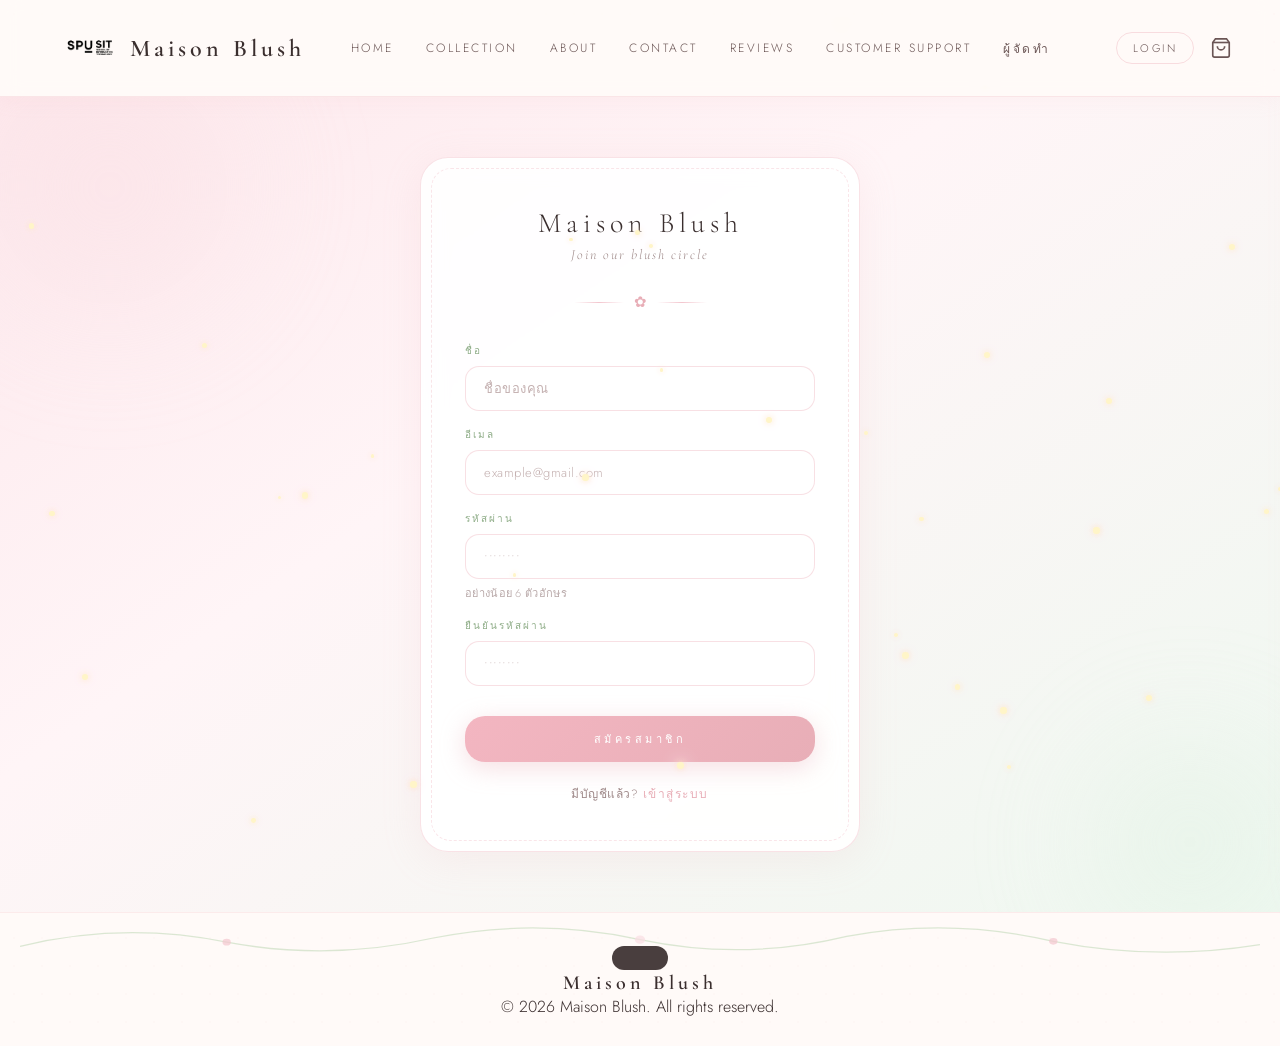
<file: register.html>
<!DOCTYPE html>
<html lang="th">
<head>
<meta charset="UTF-8">
<meta name="viewport" content="width=device-width, initial-scale=1.0, minimum-scale=1.0, maximum-scale=5.0">
<title>Maison Blush — สมัครสมาชิก</title>
<link href="https://fonts.googleapis.com/css2?family=Playfair+Display:wght@400;500;600&display=swap" rel="stylesheet">
<link href="https://fonts.googleapis.com/css2?family=Cormorant+Garamond:ital,wght@0,300;0,400;0,600;1,300;1,400&family=Jost:wght@200;300;400&display=swap" rel="stylesheet">
<link rel="stylesheet" href="style.css">
<style>
.logo{text-decoration:none!important;border-bottom:none!important;border:none!important;}

/* ── AUTH SECTION ── */
.auth-section {
  min-height: 85vh;
  display: flex;
  align-items: center;
  justify-content: center;
  padding: 60px 20px;
  background: linear-gradient(145deg, #fde8ec 0%, #fff5f7 40%, #eef8f0 100%);
  position: relative;
  overflow: hidden;
}

.auth-blob {
  position: absolute;
  border-radius: 50%;
  filter: blur(55px);
  pointer-events: none;
  animation: blobFloat 9s ease-in-out infinite alternate;
}
.ab1 { width:380px; height:380px; top:-100px; left:-80px; background: radial-gradient(circle, #f9dde2 0%, transparent 70%); opacity:0.5; animation-delay:0s; }
.ab2 { width:300px; height:300px; bottom:-80px; right:-60px; background: radial-gradient(circle, #dbeedd 0%, transparent 70%); opacity:0.45; animation-delay:-3s; }

.auth-card {
  background: rgba(255,255,255,0.92);
  backdrop-filter: blur(12px);
  border-radius: 28px;
  border: 1px solid rgba(243,198,206,0.5);
  padding: 48px 44px;
  width: 100%;
  max-width: 440px;
  box-shadow: 0 8px 40px rgba(232,174,183,0.14), inset 0 1px 0 rgba(255,255,255,0.9);
  position: relative;
  z-index: 1;
  animation: authCardIn 0.8s ease forwards;
  opacity: 0;
  transform: translateY(24px);
}

@keyframes authCardIn {
  to { opacity: 1; transform: translateY(0); }
}

.auth-card::before {
  content: "";
  position: absolute;
  inset: 10px;
  border: 1px dashed rgba(243,198,206,0.45);
  border-radius: 20px;
  pointer-events: none;
}

.auth-brand {
  font-family: 'Cormorant Garamond', serif;
  font-size: 28px;
  letter-spacing: 5px;
  color: #3a2e2e;
  text-align: center;
  margin-bottom: 6px;
}

.auth-sub {
  font-family: 'Cormorant Garamond', serif;
  font-size: 14px;
  color: #9e8888;
  text-align: center;
  font-style: italic;
  letter-spacing: 2px;
  margin-bottom: 28px;
}

.auth-divider {
  display: flex;
  align-items: center;
  justify-content: center;
  gap: 10px;
  margin-bottom: 30px;
  color: #e8aeb7;
  font-size: 15px;
}

.auth-line {
  display: inline-block;
  width: 50px;
  height: 1px;
  background: linear-gradient(90deg, transparent, #f3c6ce, transparent);
}

.auth-form-group {
  margin-bottom: 16px;
}

.auth-label {
  display: block;
  font-size: 10px;
  letter-spacing: 2px;
  text-transform: uppercase;
  color: #8fad88;
  font-family: 'Jost', sans-serif;
  font-weight: 300;
  margin-bottom: 8px;
}

.auth-input {
  width: 100%;
  padding: 12px 18px;
  border: 1px solid rgba(243,198,206,0.55);
  border-radius: 14px;
  background: #ffffff;
  color: #3a2e2e;
  font-family: 'Jost', sans-serif;
  font-size: 13px;
  font-weight: 300;
  letter-spacing: 0.5px;
  outline: none;
  box-sizing: border-box;
  transition: border-color 0.25s, box-shadow 0.25s;
}

.auth-input:focus {
  border-color: #e8aeb7;
  box-shadow: 0 0 0 3px rgba(232,174,183,0.12);
}

.auth-input::placeholder { color: #c4b0b0; }

/* ── LOGIN BUTTON IN HEADER ── */
.login-btn {
  font-family: 'Jost', sans-serif;
  font-size: 11px;
  font-weight: 300;
  letter-spacing: 2.5px;
  text-transform: uppercase;
  color: #6b5555;
  text-decoration: none;
  padding: 7px 16px;
  border: 1px solid rgba(243,198,206,0.6);
  border-radius: 20px;
  transition: all 0.25s ease;
  white-space: nowrap;
}
.login-btn:hover {
  background: #fde8ec;
  color: #e8aeb7;
  border-color: #f3c6ce;
}
@media (max-width: 768px) { .login-btn { display: none; } }

.auth-input.error {
  border-color: #e8aeb7;
  background: #fff5f7;
}

.auth-btn {
  width: 100%;
  padding: 14px;
  border: none;
  cursor: pointer;
  background: linear-gradient(135deg, #f3b6c1, #e8aeb7);
  color: white;
  border-radius: 20px;
  font-family: 'Jost', sans-serif;
  font-size: 11px;
  font-weight: 400;
  letter-spacing: 3.5px;
  text-transform: uppercase;
  box-shadow: 0 6px 24px rgba(232,174,183,0.4);
  margin-top: 14px;
  transition: all 0.3s ease;
  position: relative;
  overflow: hidden;
}

.auth-btn::after {
  content: "";
  position: absolute;
  inset: 0;
  background: linear-gradient(120deg, transparent, rgba(255,255,255,0.35), transparent);
  transform: translateX(-100%);
  transition: 0.55s;
}

.auth-btn:hover::after { transform: translateX(100%); }
.auth-btn:hover {
  transform: translateY(-2px);
  box-shadow: 0 12px 32px rgba(232,174,183,0.52);
}
.auth-btn:active { transform: translateY(0); }

.auth-link-row {
  text-align: center;
  margin-top: 22px;
  font-size: 12px;
  color: #9e8888;
  font-family: 'Jost', sans-serif;
  font-weight: 300;
  letter-spacing: 0.5px;
}

.auth-link-row a {
  color: #e8aeb7;
  text-decoration: none;
  letter-spacing: 1.5px;
  transition: opacity 0.2s;
}

.auth-link-row a:hover { opacity: 0.7; }

.password-hint {
  font-size: 11px;
  color: #b8a8a8;
  font-family: 'Jost', sans-serif;
  margin-top: 5px;
  letter-spacing: 0.3px;
}

@media (max-width: 480px) {
  .auth-card { padding: 36px 24px; }
}
</style>
</head>

<body class="fade-in">
<div class="sparkle-layer" id="sparkleLayer"></div>

<!-- CART SIDEBAR -->
<div class="cart-overlay" id="cartOverlay" onclick="closeCart()"></div>
<div class="cart-sidebar" id="cartSidebar">
  <div class="cart-header"><h3>🛒 ตะกร้าสินค้า</h3><button class="cart-close" onclick="closeCart()">✕</button></div>
  <div class="cart-items" id="cartItems"><div class="cart-empty" id="cartEmpty">ยังไม่มีสินค้าในตะกร้า 🌸</div></div>
  <div class="cart-footer-panel" id="cartFooterPanel" style="display:none">
    <div class="cart-total"><span class="cart-total-label">ยอดรวมทั้งหมด</span><span class="cart-total-amount" id="cartTotal">฿0</span></div>
    <button class="checkout-btn" onclick="goToCheckout()">ยืนยันคำสั่งซื้อ</button>
  </div>
</div>
<div class="toast" id="toast"></div>

<!-- MOBILE NAV -->
<div class="mobile-nav" id="mobileNav">
  <button class="mobile-nav-close" onclick="closeMobileNav()">✕</button>
  <a href="index.html" onclick="closeMobileNav()">Home</a>
  <a href="collection.html" onclick="closeMobileNav()">Collection</a>
  <a href="about.html" onclick="closeMobileNav()">About</a>
  <a href="contact.html" onclick="closeMobileNav()">Contact</a>
  <a href="reviews.html" onclick="closeMobileNav()">Reviews</a>
  <a href="support.html" onclick="closeMobileNav()">Customer Support</a>
  <a href="team.html" onclick="closeMobileNav()">ผู้จัดทำ</a>
  <a href="login.html" onclick="closeMobileNav()" id="mobileLoginBtn">Login</a>
</div>

<!-- HEADER -->
<header>
  <a class="logo" href="index.html">
    <img src="pic/Logo SPU SIT_black.png" alt="Maison Blush Logo">
    Maison Blush
  </a>
  <nav id="desktopNav">
    <a href="index.html">Home</a>
    <a href="collection.html">Collection</a>
    <a href="about.html">About</a>
    <a href="contact.html">Contact</a>
    <a href="reviews.html">Reviews</a>
    <a href="support.html">Customer Support</a>
    <a href="team.html">ผู้จัดทำ</a>
  </nav>
  <div class="header-actions">
    <a href="login.html" class="login-btn" id="loginBtn">Login</a>
    <button class="cart-icon-btn" onclick="openCart()">
      <svg viewBox="0 0 24 24" fill="none" stroke="currentColor" stroke-width="1.8">
        <path d="M6 2L3 6v14a2 2 0 002 2h14a2 2 0 002-2V6l-3-4z"/>
        <line x1="3" y1="6" x2="21" y2="6"/>
        <path d="M16 10a4 4 0 01-8 0"/>
      </svg>
      <span class="cart-badge" id="cartBadge">0</span>
    </button>
    <button class="hamburger" onclick="openMobileNav()">
      <span></span><span></span><span></span>
    </button>
  </div>
</header>

<!-- AUTH SECTION -->
<section class="auth-section">
  <div class="auth-blob ab1"></div>
  <div class="auth-blob ab2"></div>

  <div class="auth-card">
    <div class="auth-brand">Maison Blush</div>
    <div class="auth-sub">Join our blush circle</div>
    <div class="auth-divider">
      <span class="auth-line"></span>
      ✿
      <span class="auth-line"></span>
    </div>

    <div class="auth-form-group">
      <label class="auth-label" for="regName">ชื่อ</label>
      <input class="auth-input" type="text" id="regName" placeholder="ชื่อของคุณ" autocomplete="name">
    </div>

    <div class="auth-form-group">
      <label class="auth-label" for="regEmail">อีเมล</label>
      <input class="auth-input" type="email" id="regEmail" placeholder="example@gmail.com" autocomplete="email">
    </div>

    <div class="auth-form-group">
      <label class="auth-label" for="regPassword">รหัสผ่าน</label>
      <input class="auth-input" type="password" id="regPassword" placeholder="••••••••" autocomplete="new-password">
      <div class="password-hint">อย่างน้อย 6 ตัวอักษร</div>
    </div>

    <div class="auth-form-group">
      <label class="auth-label" for="regConfirm">ยืนยันรหัสผ่าน</label>
      <input class="auth-input" type="password" id="regConfirm" placeholder="••••••••" autocomplete="new-password">
    </div>

    <button class="auth-btn" onclick="handleRegister()">สมัครสมาชิก</button>

    <div class="auth-link-row">
      มีบัญชีแล้ว? <a href="login.html">เข้าสู่ระบบ</a>
    </div>
  </div>
</section>

<!-- FOOTER -->
<footer>
  <svg class="footer-vine" viewBox="0 0 1200 60" xmlns="http://www.w3.org/2000/svg" preserveAspectRatio="none">
    <path d="M0,40 Q100,10 200,35 Q300,58 400,30 Q500,5 600,32 Q700,58 800,28 Q900,5 1000,34 Q1100,58 1200,38" stroke="#b8d4ae" stroke-width="1.5" fill="none" opacity="0.5"/>
    <circle cx="200" cy="35" r="4" fill="#f3c6ce" opacity="0.7"/>
    <circle cx="600" cy="32" r="5" fill="#f9dde2" opacity="0.7"/>
    <circle cx="1000" cy="34" r="4" fill="#f3c6ce" opacity="0.7"/>
  </svg>
  <div class="logo footer-logo">Maison Blush</div>
  <p>© 2026 Maison Blush. All rights reserved.</p>
</footer>

<script src="script.js"></script>
<script>
function handleRegister() {
  const name     = document.getElementById('regName').value.trim();
  const email    = document.getElementById('regEmail').value.trim();
  const password = document.getElementById('regPassword').value.trim();
  const confirm  = document.getElementById('regConfirm').value.trim();

  // เช็คครบ
  if (!name || !email || !password || !confirm) {
    showToast('⚠️ กรุณากรอกข้อมูลให้ครบทุกช่อง');
    return;
  }

  // เช็ค Gmail
  const gmailPattern = /^[a-zA-Z0-9._%+-]+@gmail\.com$/;
  if (!gmailPattern.test(email)) {
    showToast('⚠️ กรุณาใช้อีเมล Gmail เช่น example@gmail.com');
    return;
  }

  // เช็คความยาว password
  if (password.length < 6) {
    showToast('⚠️ รหัสผ่านต้องมีอย่างน้อย 6 ตัวอักษร');
    return;
  }

  // เช็ค password ตรงกัน
  if (password !== confirm) {
    showToast('⚠️ รหัสผ่านไม่ตรงกัน กรุณาตรวจสอบอีกครั้ง');
    document.getElementById('regConfirm').classList.add('error');
    return;
  }

  // เช็คอีเมลซ้ำ
  const users = JSON.parse(localStorage.getItem('mbUsers')) || [];
  if (users.find(u => u.email === email)) {
    showToast('⚠️ อีเมลนี้ถูกใช้ไปแล้ว');
    return;
  }

  // บันทึก user ใหม่
  users.push({ name, email, password });
  localStorage.setItem('mbUsers', JSON.stringify(users));

  showToast('✿ สมัครสมาชิกสำเร็จ! กำลังพาไปหน้า Login...');
  setTimeout(() => window.location.href = 'login.html', 1400);
}

// ล้าง error class เมื่อพิมพ์ใหม่
document.getElementById('regConfirm').addEventListener('input', function () {
  this.classList.remove('error');
});

// กด Enter เพื่อ Register
document.addEventListener('keydown', e => {
  if (e.key === 'Enter') handleRegister();
});

// แสดงชื่อ user ถ้า login อยู่
(function() {
  const u = JSON.parse(localStorage.getItem('mbCurrentUser'));
  const btn = document.getElementById('loginBtn');
  if (btn && u) {
    btn.textContent = '✿ ' + u.name;
    btn.href = '#';
    btn.onclick = (e) => {
      e.preventDefault();
      localStorage.removeItem('mbCurrentUser');
      window.location.reload();
    };
  }
})();
</script>
</body>
</html>
</file>
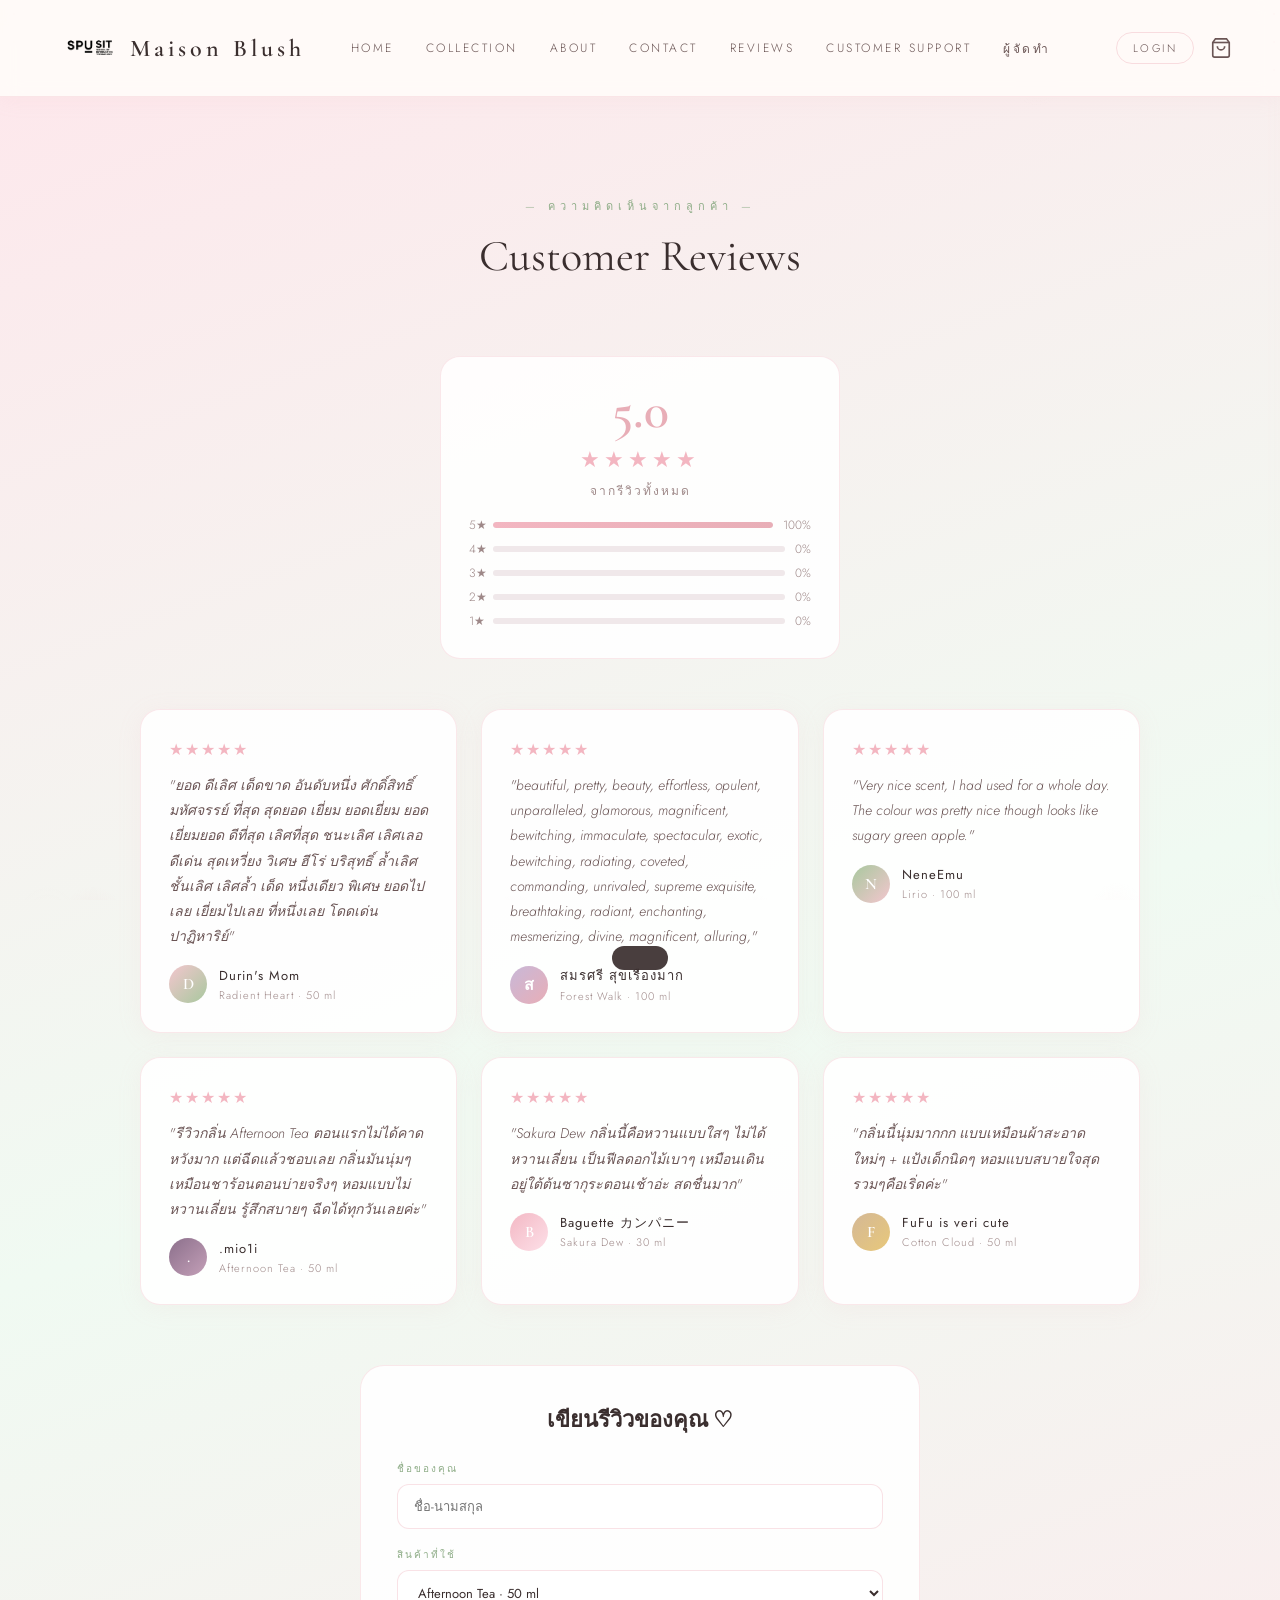
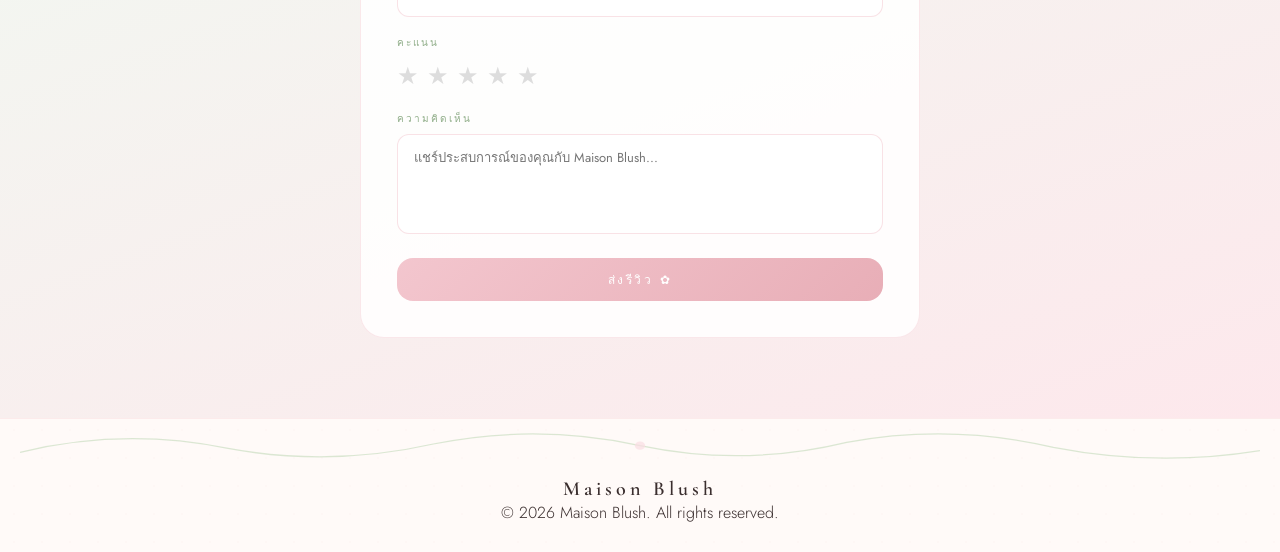
<file: reviews.html>
<!DOCTYPE html>
  <html lang="th">
  <head>
  <meta charset="UTF-8">
  <meta name="viewport" content="width=device-width, initial-scale=1.0">
  <title>Maison Blush — Reviews</title>
  <link href="https://fonts.googleapis.com/css2?family=Cormorant+Garamond:ital,wght@0,300;0,400;0,600;1,300;1,400&family=Jost:wght@200;300;400&display=swap" rel="stylesheet">
  <link rel="stylesheet" href="style.css">
  <style>.logo{text-decoration:none!important;border-bottom:none!important;border:none!important;}</style>
  </head>
  <body class="fade-in">
  <canvas id="petalCanvas"></canvas>

  <div class="cart-overlay" id="cartOverlay" onclick="closeCart()"></div>
  <div class="cart-sidebar" id="cartSidebar">
    <div class="cart-header"><h3>🛒 ตะกร้าสินค้า</h3><button class="cart-close" onclick="closeCart()">✕</button></div>
    <div class="cart-items" id="cartItems"><div class="cart-empty" id="cartEmpty">ยังไม่มีสินค้าในตะกร้า 🌸</div></div>
    <div class="cart-footer-panel" id="cartFooterPanel" style="display:none">
      <div class="cart-total"><span class="cart-total-label">ยอดรวมทั้งหมด</span><span class="cart-total-amount" id="cartTotal">฿0</span></div>
      <button class="checkout-btn" onclick="goToCheckout()">ยืนยันคำสั่งซื้อ</button>
    </div>
  </div>
  <div class="toast" id="toast"></div>

  <div class="mobile-nav" id="mobileNav">
    <button class="mobile-nav-close" onclick="closeMobileNav()">✕</button>
    <a href="index.html" onclick="closeMobileNav()">Home</a>
    <a href="collection.html" onclick="closeMobileNav()">Collection</a>
    <a href="about.html" onclick="closeMobileNav()">About</a>
    <a href="contact.html" onclick="closeMobileNav()">Contact</a>
    <a href="reviews.html" onclick="closeMobileNav()">Reviews</a>
    <a href="support.html" onclick="closeMobileNav()">Customer Support</a>
    <a href="team.html" onclick="closeMobileNav()">ผู้จัดทำ</a>
    <a href="login.html" class="login-btn" id="mobileLoginBtn">Login</a>
  </div>

  <header>
    <a class="logo" href="index.html">
      <img src="pic/Logo SPU SIT_black.png" alt="Maison Blush Logo">
      Maison Blush
    </a>
    <nav id="desktopNav">
      <a href="index.html">Home</a>
      <a href="collection.html">Collection</a>
      <a href="about.html">About</a>
      <a href="contact.html">Contact</a>
      <a href="reviews.html" class="nav-active">Reviews</a>
      <a href="support.html">Customer Support</a>
      <a href="team.html">ผู้จัดทำ</a>
    </nav>
    <div class="header-actions">
      <a href="login.html" class="login-btn" id="loginBtn">Login</a>
      <button class="cart-icon-btn" onclick="openCart()">
        <svg viewBox="0 0 24 24" fill="none" stroke="currentColor" stroke-width="1.8"><path d="M6 2L3 6v14a2 2 0 002 2h14a2 2 0 002-2V6l-3-4z"/><line x1="3" y1="6" x2="21" y2="6"/><path d="M16 10a4 4 0 01-8 0"/></svg>
        <span class="cart-badge" id="cartBadge">0</span>
      </button>
      <button class="hamburger" id="hamburger" onclick="openMobileNav()"><span></span><span></span><span></span></button>
    </div>
  </header>

  <!-- ═══ REVIEWS ═══ -->
  <section class="reviews" id="reviews" style="padding-top:100px">
    <div class="section-label reveal">— ความคิดเห็นจากลูกค้า —</div>
    <h2 class="reveal">Customer Reviews</h2>
    <div class="divider-botanical reveal">
    </div>

  <!-- Rating Summary -->
  <div class="reveal" style="max-width:400px;margin:0 auto 50px;background:rgba(255,255,255,0.88);border-radius:20px;padding:28px;border:1px solid rgba(243,198,206,0.4);text-align:center">

    <!-- Average Rating -->
    <div id="avgRating"
        style="font-family:'Cormorant Garamond',serif;font-size:52px;font-weight:600;color:var(--pink-deep);line-height:1">
      0.0
    </div>

    <div style="color:#f3b6c1;font-size:22px;letter-spacing:4px;margin:6px 0">★★★★★</div>

    <div style="font-size:12px;color:var(--text-light);letter-spacing:2px">
      จากรีวิวทั้งหมด
    </div>

    <!-- Rating Bars -->
    <div style="margin-top:16px;display:flex;flex-direction:column;gap:6px">

      <!-- 5 Stars -->
      <div style="display:flex;align-items:center;gap:10px;font-size:12px;color:var(--text-light)">
        <span style="width:14px">5★</span>
        <div style="flex:1;height:6px;background:#f0e8ea;border-radius:4px;overflow:hidden">
          <div id="bar5" style="width:0%;height:100%;background:linear-gradient(90deg,#f3b6c1,#e8aeb7);border-radius:4px"></div>
        </div>
        <span id="txt5">0%</span>
      </div>

      <!-- 4 Stars -->
      <div style="display:flex;align-items:center;gap:10px;font-size:12px;color:var(--text-light)">
        <span style="width:14px">4★</span>
        <div style="flex:1;height:6px;background:#f0e8ea;border-radius:4px;overflow:hidden">
          <div id="bar4" style="width:0%;height:100%;background:linear-gradient(90deg,#f3b6c1,#e8aeb7);border-radius:4px"></div>
        </div>
        <span id="txt4">0%</span>
      </div>

      <!-- 3 Stars -->
      <div style="display:flex;align-items:center;gap:10px;font-size:12px;color:var(--text-light)">
        <span style="width:14px">3★</span>
        <div style="flex:1;height:6px;background:#f0e8ea;border-radius:4px;overflow:hidden">
          <div id="bar3" style="width:0%;height:100%;background:linear-gradient(90deg,#f3b6c1,#e8aeb7);border-radius:4px"></div>
        </div>
        <span id="txt3">0%</span>
      </div>

      <!-- 2 Stars -->
      <div style="display:flex;align-items:center;gap:10px;font-size:12px;color:var(--text-light)">
        <span style="width:14px">2★</span>
        <div style="flex:1;height:6px;background:#f0e8ea;border-radius:4px;overflow:hidden">
          <div id="bar2" style="width:0%;height:100%;background:linear-gradient(90deg,#f3b6c1,#e8aeb7);border-radius:4px"></div>
        </div>
        <span id="txt2">0%</span>
      </div>

      <!-- 1 Star -->
      <div style="display:flex;align-items:center;gap:10px;font-size:12px;color:var(--text-light)">
        <span style="width:14px">1★</span>
        <div style="flex:1;height:6px;background:#f0e8ea;border-radius:4px;overflow:hidden">
          <div id="bar1" style="width:0%;height:100%;background:linear-gradient(90deg,#f3b6c1,#e8aeb7);border-radius:4px"></div>
        </div>
        <span id="txt1">0%</span>
      </div>

    </div>
  </div>

    <!-- Reviews Grid — รีวิวทั้งหมด (default + user) render จาก JS -->
    <div class="reviews-grid" id="reviewsGrid" style="margin-bottom:60px"></div>

    <!-- Write Review Form -->
    <div class="review-form-wrap reveal">
      <h3 class="review-form-title">เขียนรีวิวของคุณ ♡</h3>
      <div class="form-group">
        <label>ชื่อของคุณ</label>
        <input type="text" class="form-input" placeholder="ชื่อ-นามสกุล" id="reviewName">
      </div>
      <div class="form-group">
        <label>สินค้าที่ใช้</label>
  <!-- แทนที่ <select> เดิม -->
  <select class="form-input" id="reviewProduct">
    <option>Afternoon Tea · 50 ml</option>
    <option>Diva · 50 ml</option>
    <option>Bua-Baan · 100 ml</option>
    <option>Magnolia Dreams · 50 ml</option>
    <option>Puppy Love · 50 ml</option>
    <option>Camellia Royale · 100 ml</option>
    <option>Vanilla Sky · 100 ml</option>
    <option>Peach Sorbet · 30 ml</option>
    <option>Cherry Kiss · 30 ml</option>
    <option>Honey Bee · 30 ml</option>
    <option>Harajuku Sweet · 50 ml</option>
    <option>Blush Muse · 100 ml</option>
    <option>Velvet Noir · 50 ml</option>
    <option>Musa · 50 ml</option>
    <option>Radiant Heart · 30 ml</option>
    <option>Ex Lovers · 50 ml</option>
    <option>Rose Velvet · 50 ml</option>
    <option>Summer · 30 ml</option>
    <option>Sakura Dew · 30 ml</option>
    <option>Forest Walk · 100 ml</option>
    <option>Lirio · 100 ml</option>
    <option>Cotton Cloud · 50 ml</option>
    <option>Ocean Breeze · 50 ml</option>
  </select>
      </div>
      <div class="form-group">
        <label>คะแนน</label>
        <div class="star-select" id="starSelect">
          <span onclick="setStars(1)">★</span><span onclick="setStars(2)">★</span>
          <span onclick="setStars(3)">★</span><span onclick="setStars(4)">★</span><span onclick="setStars(5)">★</span>
        </div>
      </div>
      <div class="form-group">
        <label>ความคิดเห็น</label>
        <textarea class="form-textarea" placeholder="แชร์ประสบการณ์ของคุณกับ Maison Blush..." id="reviewText"></textarea>
      </div>
      <button class="submit-review" onclick="submitReview()">ส่งรีวิว ✿</button>
    </div>
  </section>

  <footer>
    <svg class="footer-vine" viewBox="0 0 1200 60" xmlns="http://www.w3.org/2000/svg" preserveAspectRatio="none">
      <path d="M0,40 Q100,10 200,35 Q300,58 400,30 Q500,5 600,32 Q700,58 800,28 Q900,5 1000,34 Q1100,58 1200,38" stroke="#b8d4ae" stroke-width="1.5" fill="none" opacity="0.5"/>
      <circle cx="600" cy="32" r="5" fill="#f9dde2" opacity="0.7"/>
    </svg>
    <div class="logo footer-logo">Maison Blush</div>
    <p>© 2026 Maison Blush. All rights reserved.</p>
  </footer>

  <div id="customAlert" class="modal-overlay">
      <div class="modal-content">
          <div class="modal-icon">🌸</div>
          <h3 id="alertTitle">Maison Blush</h3>
          <p id="alertMessage">กรุณากรอกข้อมูลให้ครบถ้วนนะคะ</p>
          <button onclick="closeAlert()" class="modal-btn">ตกลง</button>
      </div>
  </div>
  <div id="reviewAlert" class="modal-overlay">
    <div class="modal-content">
      <div class="modal-icon">🌸</div>
      <h3>Maison Blush</h3>
      <p id="reviewAlertText">ข้อความ</p>
      <button onclick="closeReviewAlert()" class="modal-btn">ตกลง</button>
    </div>
  </div>
  </body>
  <script src="script.js"></script>
<script>
(function() {
  const u = JSON.parse(localStorage.getItem('mbCurrentUser'));
  const btn = document.getElementById('loginBtn');
  const mobileBtn = document.getElementById('mobileLoginBtn');
  if (!btn) return;
  if (u) {
    btn.textContent = '✿ ' + u.name;
    btn.href = '#';
    btn.onclick = function(e) {
      e.preventDefault();
      localStorage.removeItem('mbCurrentUser');
      location.reload();
    };
    if (mobileBtn) {
      mobileBtn.textContent = '✿ ' + u.name + ' (ออกจากระบบ)';
      mobileBtn.href = '#';
      mobileBtn.onclick = function(e) {
        e.preventDefault();
        localStorage.removeItem('mbCurrentUser');
        location.reload();
      };
    }
  }
})();
</script>
  </html>
</file>
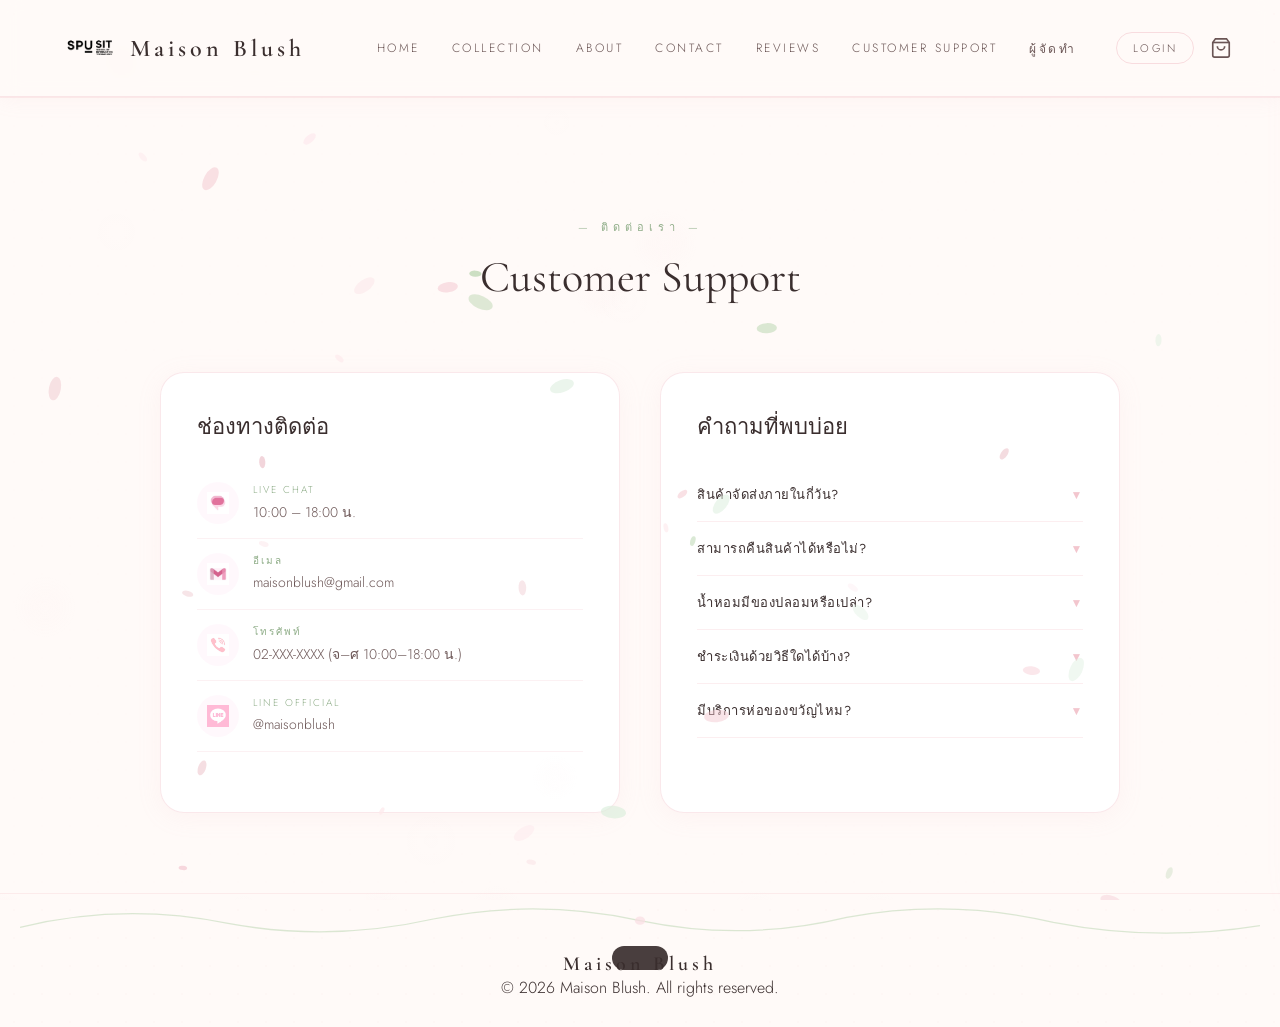
<file: support.html>
<!DOCTYPE html>
<html lang="th">
<head>
<meta charset="UTF-8">
<meta name="viewport" content="width=device-width, initial-scale=1.0">
<title>Maison Blush — Customer Support</title>
<link href="https://fonts.googleapis.com/css2?family=Cormorant+Garamond:ital,wght@0,300;0,400;0,600;1,300;1,400&family=Jost:wght@200;300;400&display=swap" rel="stylesheet">
<link rel="stylesheet" href="style.css">
<style>.logo{text-decoration:none!important;border-bottom:none!important;border:none!important;}</style>
</head>
<body class="fade-in">
<canvas id="petalCanvas"></canvas>

<div class="cart-overlay" id="cartOverlay" onclick="closeCart()"></div>
<div class="cart-sidebar" id="cartSidebar">
  <div class="cart-header"><h3>🛒 ตะกร้าสินค้า</h3><button class="cart-close" onclick="closeCart()">✕</button></div>
  <div class="cart-items" id="cartItems"><div class="cart-empty" id="cartEmpty">ยังไม่มีสินค้าในตะกร้า 🌸</div></div>
  <div class="cart-footer-panel" id="cartFooterPanel" style="display:none">
    <div class="cart-total"><span class="cart-total-label">ยอดรวมทั้งหมด</span><span class="cart-total-amount" id="cartTotal">฿0</span></div>
    <button class="checkout-btn" onclick="goToCheckout()">
  ยืนยันคำสั่งซื้อ
</button>
  </div>
</div>
<div class="toast" id="toast"></div>

<div class="mobile-nav" id="mobileNav">
  <button class="mobile-nav-close" onclick="closeMobileNav()">✕</button>
  <a href="index.html" onclick="closeMobileNav()">Home</a>
  <a href="collection.html" onclick="closeMobileNav()">Collection</a>
  <a href="about.html" onclick="closeMobileNav()">About</a>
  <a href="contact.html" onclick="closeMobileNav()">Contact</a>
  <a href="reviews.html" onclick="closeMobileNav()">Reviews</a>
  <a href="support.html" onclick="closeMobileNav()">Customer Support</a>
  <a href="team.html" onclick="closeMobileNav()">ผู้จัดทำ</a>
  <a href="login.html" onclick="closeMobileNav()" id="mobileLoginBtn">Login</a>
</div>

<header>
  <a class="logo" href="index.html">
  <img src="pic/Logo SPU SIT_black.png" alt="Maison Blush Logo">
  Maison Blush
  <nav id="desktopNav">
    <a href="index.html">Home</a>
    <a href="collection.html">Collection</a>
    <a href="about.html">About</a>
    <a href="contact.html">Contact</a>
    <a href="reviews.html">Reviews</a>
    <a href="support.html" class="nav-active">Customer Support</a>
    <a href="team.html">ผู้จัดทำ</a>
  </nav>
  <div class="header-actions">
    <a href="login.html" class="login-btn" id="loginBtn">Login</a>
    <button class="cart-icon-btn" onclick="openCart()">
      <svg viewBox="0 0 24 24" fill="none" stroke="currentColor" stroke-width="1.8"><path d="M6 2L3 6v14a2 2 0 002 2h14a2 2 0 002-2V6l-3-4z"/><line x1="3" y1="6" x2="21" y2="6"/><path d="M16 10a4 4 0 01-8 0"/></svg>
      <span class="cart-badge" id="cartBadge">0</span>
    </button>
    <button class="hamburger" id="hamburger" onclick="openMobileNav()"><span></span><span></span><span></span></button>
  </div>
</header>

<section class="support" id="support" style="padding-top:120px;min-height:80vh">
  <div class="section-label reveal" style="text-align:center">— ติดต่อเรา —</div>
  <h2 class="section-title reveal" style="text-align:center;font-family:'Cormorant Garamond',serif;font-size:clamp(28px,4vw,44px);font-weight:400;">Customer Support</h2>
  <div class="divider-botanical reveal" style="justify-content:center;margin-bottom:50px">
  </div>
  <div class="support-grid">
    <div class="contact-card reveal-left">
      <h3>ช่องทางติดต่อ</h3>
<div class="contact-item">
  <div class="contact-icon">
    <img src="pic/chat.jpg" alt="chat">
  </div>
  <div class="contact-info">
    <div class="contact-label">Live Chat</div>
    <div class="contact-value">10:00 – 18:00 น.</div>
  </div>
</div>

<div class="contact-item">
  <div class="contact-icon">
    <img src="pic/gmail.jpg" alt="email">
  </div>
  <div class="contact-info">
    <div class="contact-label">อีเมล</div>
    <div class="contact-value">maisonblush@gmail.com</div>
  </div>
</div>

<div class="contact-item">
  <div class="contact-icon">
    <img src="pic/phone.jpg" alt="phone">
  </div>
  <div class="contact-info">
    <div class="contact-label">โทรศัพท์</div>
    <div class="contact-value">02-XXX-XXXX (จ–ศ 10:00–18:00 น.)</div>
  </div>
</div>

<div class="contact-item">
  <div class="contact-icon">
    <img src="pic/line.jpg" alt="line">
  </div>
  <div class="contact-info">
    <div class="contact-label">LINE Official</div>
    <div class="contact-value">@maisonblush</div>
  </div>
</div>

      <div style="margin-top:24px">
      </div>
    </div>
    <div class="faq-card reveal-right">
      <h3>คำถามที่พบบ่อย</h3>
      <div class="faq-item"><button class="faq-question" onclick="toggleFaq(this)">สินค้าจัดส่งภายในกี่วัน? <span class="faq-chevron">▼</span></button><div class="faq-answer"><p>จัดส่งภายใน 1–3 วันทำการสำหรับกรุงเทพฯ และ 3–5 วันสำหรับต่างจังหวัด</p></div></div>
      <div class="faq-item"><button class="faq-question" onclick="toggleFaq(this)">สามารถคืนสินค้าได้หรือไม่? <span class="faq-chevron">▼</span></button><div class="faq-answer"><p>คืนสินค้าได้ภายใน 7 วันหากสินค้าชำรุดหรือผิดรุ่น โดยต้องอยู่ในสภาพเดิม</p></div></div>
      <div class="faq-item"><button class="faq-question" onclick="toggleFaq(this)">น้ำหอมมีของปลอมหรือเปล่า? <span class="faq-chevron">▼</span></button><div class="faq-answer"><p>Maison Blush รับประกันสินค้าของแท้ 100% ทุกชิ้นมาจากแหล่งผลิตโดยตรง</p></div></div>
      <div class="faq-item"><button class="faq-question" onclick="toggleFaq(this)">ชำระเงินด้วยวิธีใดได้บ้าง? <span class="faq-chevron">▼</span></button><div class="faq-answer"><p>รับบัตรเครดิต/เดบิต, โอนเงิน, PromptPay และ e-Wallet ทุกประเภท</p></div></div>
      <div class="faq-item"><button class="faq-question" onclick="toggleFaq(this)">มีบริการห่อของขวัญไหม? <span class="faq-chevron">▼</span></button><div class="faq-answer"><p>มีบริการห่อของขวัญสวยงามและการ์ดข้อความ สั่งได้เพิ่มตอนชำระเงิน</p></div></div>
    </div>
  </div>
</section>

<footer>
  <svg class="footer-vine" viewBox="0 0 1200 60" xmlns="http://www.w3.org/2000/svg" preserveAspectRatio="none">
    <path d="M0,40 Q100,10 200,35 Q300,58 400,30 Q500,5 600,32 Q700,58 800,28 Q900,5 1000,34 Q1100,58 1200,38" stroke="#b8d4ae" stroke-width="1.5" fill="none" opacity="0.5"/>
    <circle cx="600" cy="32" r="5" fill="#f9dde2" opacity="0.7"/>
  </svg>
  <div class="logo footer-logo">Maison Blush</div>
  <p>© 2026 Maison Blush. All rights reserved.</p>
</footer>
<script src="script.js"></script>
<script>
(function() {
  const u = JSON.parse(localStorage.getItem('mbCurrentUser'));
  const btn = document.getElementById('loginBtn');
  const mobileBtn = document.getElementById('mobileLoginBtn');
  if (!btn) return;
  if (u) {
    btn.textContent = '✿ ' + u.name;
    btn.href = '#';
    btn.onclick = function(e) {
      e.preventDefault();
      localStorage.removeItem('mbCurrentUser');
      location.reload();
    };
    if (mobileBtn) {
      mobileBtn.textContent = '✿ ' + u.name + ' (ออกจากระบบ)';
      mobileBtn.href = '#';
      mobileBtn.onclick = function(e) {
        e.preventDefault();
        localStorage.removeItem('mbCurrentUser');
        location.reload();
      };
    }
  }
})();
</script>
</body>
</html>
</file>
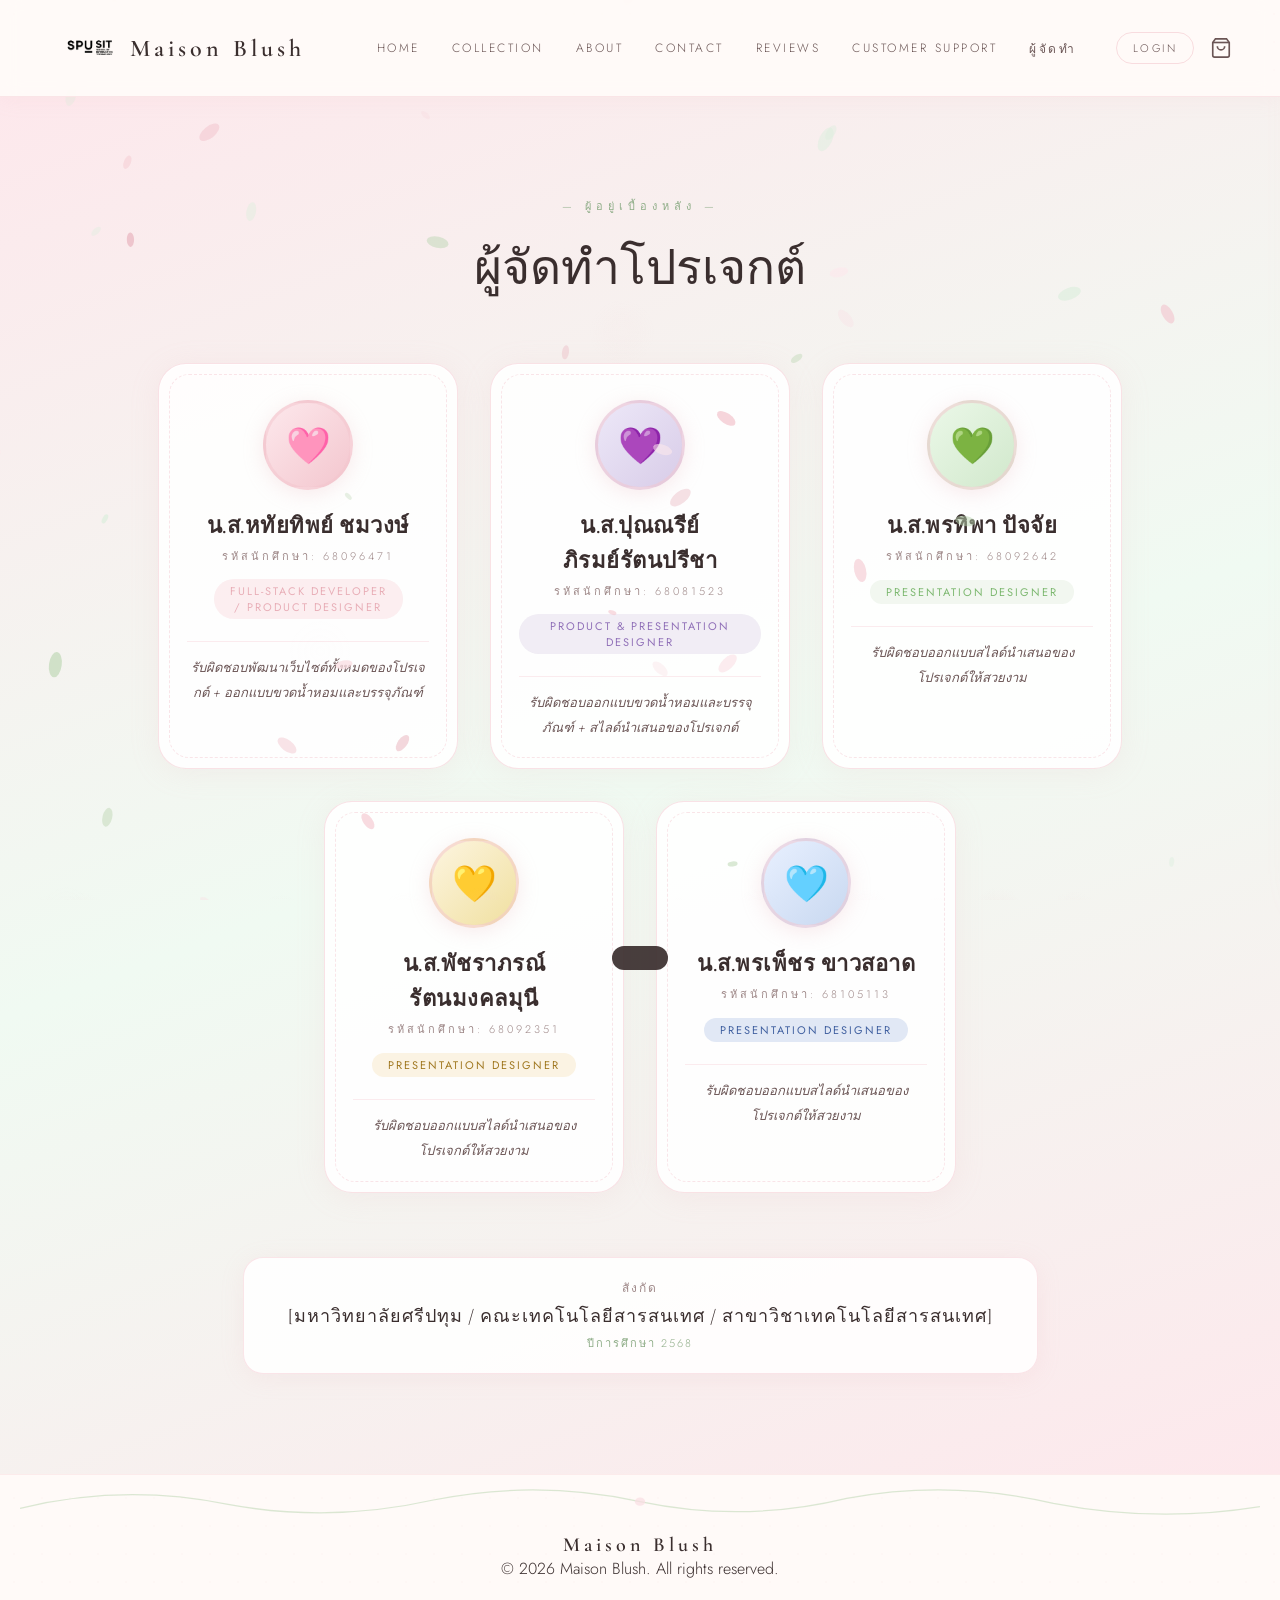
<file: team.html>
<!DOCTYPE html>
<html lang="th">
<head>
<meta charset="UTF-8">
<meta name="viewport" content="width=device-width, initial-scale=1.0">
<title>Maison Blush — ผู้จัดทำ</title>
<link href="https://fonts.googleapis.com/css2?family=Cormorant+Garamond:ital,wght@0,300;0,400;0,600;1,300;1,400&family=Jost:wght@200;300;400&display=swap" rel="stylesheet">
<link rel="stylesheet" href="style.css">
<style>
.logo{text-decoration:none!important;border-bottom:none!important;border:none!important;}

/* ── Team Section ── */
.team-section {
  position:relative; z-index:1;
  padding: 100px 40px 100px;
  background: linear-gradient(160deg, #fde8ec, #f0faf2 50%, #fde8ec);
  min-height: 80vh;
}

.team-intro {
  max-width: 640px;
  margin: 0 auto 64px;
  text-align: center;
}
.team-intro p {
  font-size:14px;
  line-height:2;
  color:var(--text-mid);
  font-style:italic;
}
.team-intro .course-badge {
  display:inline-block;
  margin-top: 18px;
  padding: 6px 22px;
  background: rgba(255,255,255,0.85);
  border: 1px solid rgba(243,198,206,0.6);
  border-radius: 30px;
  font-size: 11px;
  letter-spacing: 2px;
  color: var(--green-sage);
  text-transform: uppercase;
}

/* ── Cards grid ── */
.team-grid {
  display: flex;
  flex-wrap: wrap;
  gap: 32px;
  justify-content: center;
  max-width: 1100px;
  margin: 0 auto;
}

.team-card {
  position: relative;
  width: 300px;
  background: rgba(255,255,255,0.88);
  border-radius: 28px;
  border: 1px solid rgba(243,198,206,0.5);
  box-shadow: 0 4px 30px rgba(232,174,183,0.13), inset 0 1px 0 rgba(255,255,255,0.9);
  padding: 36px 28px 28px;
  text-align: center;
  transition: transform 0.35s ease, box-shadow 0.35s ease;
  overflow: hidden;
}
.team-card:hover {
  transform: translateY(-10px);
  box-shadow: 0 18px 50px rgba(232,174,183,0.22);
}
.team-card::before {
  content:'';
  position:absolute;
  inset:10px;
  border:1px dashed rgba(243,198,206,0.45);
  border-radius:20px;
  pointer-events:none;
}

/* Role ribbon */
.role-ribbon {
  position: absolute;
  top: 18px;
  right: -1px;
  padding: 4px 14px 4px 10px;
  font-size: 9px;
  letter-spacing: 1.5px;
  text-transform: uppercase;
  color: white;
  border-radius: 12px 0 0 12px;
  font-family: 'Jost', sans-serif;
}

/* Avatar */
.member-avatar {
  width: 90px;
  height: 90px;
  border-radius: 50%;
  margin: 0 auto 18px;
  display: flex;
  align-items: center;
  justify-content: center;
  font-size: 36px;
  border: 3px solid rgba(243,198,206,0.5);
  box-shadow: 0 4px 20px rgba(232,174,183,0.25);
  position: relative;
  z-index: 2;
  transition: transform 0.3s ease;
}
.team-card:hover .member-avatar {
  transform: scale(1.06);
}

.member-name {
  font-family: 'Cormorant Garamond', serif;
  font-size: 22px;
  font-weight: 600;
  color: var(--text-dark);
  margin-bottom: 4px;
  letter-spacing: 0.5px;
}
.member-id {
  font-size: 11px;
  letter-spacing: 3px;
  color: var(--text-light);
  margin-bottom: 14px;
  font-family: 'Jost', sans-serif;
}
.member-role {
  font-size: 11px;
  letter-spacing: 2px;
  text-transform: uppercase;
  font-weight: 400;
  margin-bottom: 16px;
  padding: 4px 16px;
  border-radius: 20px;
  display: inline-block;
}
.member-desc {
  font-size: 13px;
  line-height: 1.9;
  color: var(--text-mid);
  font-style: italic;
  border-top: 1px solid rgba(243,198,206,0.35);
  padding-top: 14px;
  margin-top: 6px;
}

.team-card.leader {
  background: linear-gradient(155deg, rgba(255,255,255,0.96), rgba(253,237,244,0.85));
  border-color: rgba(232,174,183,0.6);
  transform: translateY(-8px) scale(1.02);
}
.team-card.leader:hover {
  transform: translateY(-18px) scale(1.02);
}

.uni-badge {
  text-align:center;
  margin-top: 64px;
}
.uni-badge-inner {
  display:inline-block;
  padding: 20px 44px;
  background: rgba(255,255,255,0.88);
  border-radius: 20px;
  border: 1px solid rgba(243,198,206,0.45);
  box-shadow: 0 4px 24px rgba(232,174,183,0.12);
}
.uni-badge-inner p {
  font-size: 12px;
  letter-spacing: 2px;
  text-transform: uppercase;
  color: var(--text-light);
  margin-bottom: 4px;
}
.uni-badge-inner h4 {
  font-family: 'Cormorant Garamond', serif;
  font-size: 18px;
  font-weight: 400;
  color: var(--text-dark);
  letter-spacing: 1px;
}
.uni-badge-inner span {
  font-size: 11px;
  color: var(--green-sage);
  letter-spacing: 2px;
}

@media (max-width: 768px) {
  .team-section { padding: 80px 20px 80px; }
  .team-card { width: 100%; max-width: 360px; }
}
</style>
</head>
<body class="fade-in">
<canvas id="petalCanvas"></canvas>

<div class="cart-overlay" id="cartOverlay" onclick="closeCart()"></div>
<div class="cart-sidebar" id="cartSidebar">
  <div class="cart-header"><h3>🛒 ตะกร้าสินค้า</h3><button class="cart-close" onclick="closeCart()">✕</button></div>
  <div class="cart-items" id="cartItems"><div class="cart-empty" id="cartEmpty">ยังไม่มีสินค้าในตะกร้า 🌸</div></div>
  <div class="cart-footer-panel" id="cartFooterPanel" style="display:none">
    <div class="cart-total"><span class="cart-total-label">ยอดรวมทั้งหมด</span><span class="cart-total-amount" id="cartTotal">฿0</span></div>
    <button class="checkout-btn" onclick="goToCheckout()">
  ยืนยันคำสั่งซื้อ
</button>
  </div>
</div>
<div class="toast" id="toast"></div>

<div class="mobile-nav" id="mobileNav">
  <button class="mobile-nav-close" onclick="closeMobileNav()">✕</button>
  <a href="index.html" onclick="closeMobileNav()">Home</a>
  <a href="collection.html" onclick="closeMobileNav()">Collection</a>
  <a href="about.html" onclick="closeMobileNav()">About</a>
  <a href="contact.html" onclick="closeMobileNav()">Contact</a>
  <a href="reviews.html" onclick="closeMobileNav()">Reviews</a>
  <a href="support.html" onclick="closeMobileNav()">Customer Support</a>
  <a href="team.html" onclick="closeMobileNav()">ผู้จัดทำ</a>
  <a href="login.html" onclick="closeMobileNav()" id="mobileLoginBtn">Login</a>
</div>

<header>
  <a class="logo" href="index.html">
  <img src="pic/Logo SPU SIT_black.png" alt="Maison Blush Logo">
  Maison Blush
  <nav id="desktopNav">
    <a href="index.html">Home</a>
    <a href="collection.html">Collection</a>
    <a href="about.html">About</a>
    <a href="contact.html">Contact</a>
    <a href="reviews.html">Reviews</a>
    <a href="support.html">Customer Support</a>
    <a href="team.html" class="nav-active">ผู้จัดทำ</a>
  </nav>
  <div class="header-actions">
    <a href="login.html" class="login-btn" id="loginBtn">Login</a>
    <button class="cart-icon-btn" onclick="openCart()">
      <svg viewBox="0 0 24 24" fill="none" stroke="currentColor" stroke-width="1.8"><path d="M6 2L3 6v14a2 2 0 002 2h14a2 2 0 002-2V6l-3-4z"/><line x1="3" y1="6" x2="21" y2="6"/><path d="M16 10a4 4 0 01-8 0"/></svg>
      <span class="cart-badge" id="cartBadge">0</span>
    </button>
    <button class="hamburger" id="hamburger" onclick="openMobileNav()"><span></span><span></span><span></span></button>
  </div>
</header>

<!-- ═══ TEAM ═══ -->
<section class="team-section">
  <div class="section-label reveal" style="text-align:center">— ผู้อยู่เบื้องหลัง —</div>
  <h2 class="section-title reveal" style="text-align:center;font-family:'Cormorant Garamond',serif;font-size:clamp(30px,4vw,48px);font-weight:400;color:var(--text-dark);margin-bottom:18px;">ผู้จัดทำโปรเจกต์</h2>
  <div class="divider-botanical reveal" style="justify-content:center;margin-bottom:40px">
  </div>

  
  </div>

  <div class="team-grid">

    <!-- Member 1 -->
    <div class="team-card reveal-scale">
      <div class="member-avatar" style="background:linear-gradient(135deg,#fde8ec,#f3c6ce)">🩷</div>
      <div class="member-name">น.ส.หทัยทิพย์ ชมวงษ์</div>
      <div class="member-id">รหัสนักศึกษา: 68096471</div>
      <div class="member-role" style="background:rgba(243,198,206,0.3);color:var(--pink-deep)">Full-Stack Developer <br> / Product Designer</div>
      <div class="member-desc">รับผิดชอบพัฒนาเว็บไซต์ทั้งหมดของโปรเจกต์ + ออกแบบขวดน้ำหอมและบรรจุภัณฑ์</div>
    </div>

    <!-- Member 2 -->
    <div class="team-card reveal-scale">
      <div class="member-avatar" style="background:linear-gradient(135deg,#ede8f8,#d8cce8)">💜</div>
      <div class="member-name">น.ส.ปุณณรีย์<br> ภิรมย์รัตนปรีชา</div>
      <div class="member-id">รหัสนักศึกษา: 68081523</div>
      <div class="member-role" style="background:rgba(200,184,216,0.25);color:#9070b8">Product & Presentation Designer</div>
      <div class="member-desc">รับผิดชอบออกแบบขวดน้ำหอมและบรรจุภัณฑ์ + สไลด์นำเสนอของโปรเจกต์</div>
    </div>

    <!-- Member 3 -->
    <div class="team-card reveal-scale">
      <div class="member-avatar" style="background:linear-gradient(135deg,#ebf8e8,#d1e8cc)">💚</div>
      <div class="member-name">น.ส.พรทิพา ปัจจัย </div>
      <div class="member-id">รหัสนักศึกษา: 68092642 </div>
      <div class="member-role" style="background:rgba(202, 224, 196, 0.25);color:#7db870">Presentation Designer</div>
      <div class="member-desc">รับผิดชอบออกแบบสไลด์นำเสนอของ<br>โปรเจกต์ให้สวยงาม</div>
    </div>

    <!-- Member 4 -->
    <div class="team-card reveal-scale">
      <div class="member-avatar" style="background:linear-gradient(135deg,#fdf5e0,#f0e0a0)">💛</div>
      <div class="member-name">น.ส.พัชราภรณ์<br> รัตนมงคลมุนี</div>
      <div class="member-id">รหัสนักศึกษา: 68092351</div>
      <div class="member-role" style="background:rgba(240,200,120,0.2);color:#a07820">Presentation Designer</div>
      <div class="member-desc">รับผิดชอบออกแบบสไลด์นำเสนอของ<br>โปรเจกต์ให้สวยงาม</div>
    </div>

    <!-- Member 5 -->
    <div class="team-card reveal-scale">
      <div class="member-avatar" style="background:linear-gradient(135deg,#e8f0ff,#c8d8f0)">🩵</div>
      <div class="member-name">น.ส.พรเพ็ชร ขาวสอาด</div>
      <div class="member-id">รหัสนักศึกษา: 68105113</div>
      <div class="member-role" style="background:rgba(112,144,208,0.2);color:#4060a0">Presentation Designer</div>
      <div class="member-desc">รับผิดชอบออกแบบสไลด์นำเสนอของ<br>โปรเจกต์ให้สวยงาม</div>
    </div>

  </div>

  <!-- University Badge -->
  <div class="uni-badge reveal">
    <div class="uni-badge-inner">
      <p>สังกัด</p>
      <h4>[มหาวิทยาลัยศรีปทุม / คณะเทคโนโลยีสารสนเทศ / สาขาวิชาเทคโนโลยีสารสนเทศ]</h4>
      <span>ปีการศึกษา 2568</span>
    </div>
  </div>

</section>

<footer>
  <svg class="footer-vine" viewBox="0 0 1200 60" xmlns="http://www.w3.org/2000/svg" preserveAspectRatio="none">
    <path d="M0,40 Q100,10 200,35 Q300,58 400,30 Q500,5 600,32 Q700,58 800,28 Q900,5 1000,34 Q1100,58 1200,38" stroke="#b8d4ae" stroke-width="1.5" fill="none" opacity="0.5"/>
    <circle cx="600" cy="32" r="5" fill="#f9dde2" opacity="0.7"/>
  </svg>
  <div class="logo footer-logo">Maison Blush</div>
  <p>© 2026 Maison Blush. All rights reserved.</p>
</footer>
<script src="script.js"></script>
<script>
(function() {
  const u = JSON.parse(localStorage.getItem('mbCurrentUser'));
  const btn = document.getElementById('loginBtn');
  const mobileBtn = document.getElementById('mobileLoginBtn');
  if (!btn) return;
  if (u) {
    btn.textContent = '✿ ' + u.name;
    btn.href = '#';
    btn.onclick = function(e) {
      e.preventDefault();
      localStorage.removeItem('mbCurrentUser');
      location.reload();
    };
    if (mobileBtn) {
      mobileBtn.textContent = '✿ ' + u.name + ' (ออกจากระบบ)';
      mobileBtn.href = '#';
      mobileBtn.onclick = function(e) {
        e.preventDefault();
        localStorage.removeItem('mbCurrentUser');
        location.reload();
      };
    }
  }
})();
</script>
</body>
</html>
</file>
<file: style.css>
/* =============================================
    MAISON BLUSH 
    ============================================= */

  :root {
    --pink-deep:    #e8aeb7;
    --pink-mid:     #f3c6ce;
    --pink-light:   #fde8ec;
    --pink-blush:   #fdecef;
    --green-sage:   #8fad88;
    --green-soft:   #a8c89e;
    --green-pale:   #dbeedd;
    --cream:        #fffaf8;
    --white:        #ffffff;
    --text-dark:    #3a2e2e;
    --text-mid:     #6b5555;
    --text-light:   #9e8888;
  }

  * { margin: 0; padding: 0; box-sizing: border-box; }
  html { scroll-behavior: smooth; }

  body {
    font-family: 'Jost', sans-serif;
    font-weight: 300;
    background-color: var(--cream);
    background-image: radial-gradient(var(--pink-mid) 1px, transparent 1px);
    background-size: 28px 28px;
    color: var(--text-dark);
    overflow-x: hidden;
  }

  #petalCanvas { position: fixed; inset: 0; pointer-events: none; z-index: 5; }

  /* ══════════════════════════════════════
    SCROLL REVEAL ANIMATIONS
  ══════════════════════════════════════ */
  .reveal {
    opacity: 0; transform: translateY(40px);
    transition: opacity 0.8s ease, transform 0.8s ease;
  }
  .reveal.visible { opacity: 1; transform: translateY(0); }

  .reveal-left {
    opacity: 0; transform: translateX(-50px);
    transition: opacity 0.8s ease, transform 0.8s ease;
  }
  .reveal-left.visible { opacity: 1; transform: translateX(0); }

  .reveal-right {
    opacity: 0; transform: translateX(50px);
    transition: opacity 0.8s ease, transform 0.8s ease;
  }
  .reveal-right.visible { opacity: 1; transform: translateX(0); }

  .reveal-scale {
    opacity: 0; transform: scale(0.88);
    transition: opacity 0.8s ease, transform 0.8s ease;
  }
  .reveal-scale.visible { opacity: 1; transform: scale(1); }

  /* ══════════════════════════════════════
    CORNER BOTANICALS
  ══════════════════════════════════════ */
  .corner-botanical { position: fixed; pointer-events: none; z-index: 2; opacity: 0.88; }
  .corner-botanical.tl { top: 0; left: 0;   width: 200px; height: 280px; }
  .corner-botanical.tr { top: 0; right: 0;  width: 200px; height: 280px; }
  .corner-botanical.bl { bottom: 0; left: 0;  width: 220px; height: 200px; }
  .corner-botanical.br { bottom: 0; right: 0; width: 220px; height: 200px; }
  @media (max-width: 768px) {
    .corner-botanical.tl, .corner-botanical.tr { width: 100px; height: 140px; }
    .corner-botanical.bl, .corner-botanical.br { width: 110px; height: 100px; }
  }

  /* ══════════════════════════════════════
    NAVBAR
  ══════════════════════════════════════ */
header {
  backdrop-filter: blur(10px);
  animation: headerFloat 4s ease-in-out infinite;
  position: sticky;
  top: 0;
  z-index: 1000;
  display: flex;
  align-items: center;
  justify-content: space-between;
  padding: 18px 40px; 
  background: rgba(255,250,248,0.82);
  border-bottom: 1px solid rgba(243,198,206,0.4);
  box-shadow: 0 2px 20px rgba(232,174,183,0.1);
}
#reviewAlert {
  position: fixed;
  inset: 0;
  z-index: 2000;
  background: rgba(0, 0, 0, 0.4);
  display: none;
  align-items: center;
  justify-content: center;
  pointer-events: none;
}

#reviewAlert[style*="flex"] {
  pointer-events: auto;
}

  @keyframes headerFloat {
  0%,100% { transform: translateY(0); }
  50% { transform: translateY(-2px); }
}

@media (max-width: 768px) { header { padding: 14px 20px; } }

.logo {
  display: flex;
  align-items: center;
  gap: 10px;
  font-family: 'Cormorant Garamond', serif;
  font-size: 24px;
  font-weight: 600;
  letter-spacing: 4px;
  color: var(--text-dark);
  margin-left: 20px;
}

.logo img {
  width: 60px; 
  height: 60px;
  object-fit: contain;
}

nav {
  display: flex;
  justify-content: center; 
  gap: 32px; 
}

nav a {
  text-decoration: none;
  color: var(--text-mid);
  font-size: 12px;
  letter-spacing: 2.5px;
  text-transform: uppercase;
  position: relative;
  transition: color 0.3s;
  text-align: center;
}
  nav a::after {
    content: ''; position: absolute; bottom: -3px; left: 0;
    width: 0; height: 1px; background: var(--pink-deep); transition: width 0.3s ease;
  }
  nav a:hover { color: var(--pink-deep); }
  nav a:hover::after { width: 100%; }
  @media (max-width: 768px) { #desktopNav { display: none; } }

  .header-actions { display: flex; align-items: center; gap: 8px;  margin-left: 20px;}

  
  .cart-icon-btn {
    position: relative; cursor: pointer; background: none; border: none;
    padding: 8px; border-radius: 50%;
    transition: background 0.2s;
    display: flex; align-items: center; justify-content: center;
  }
  .cart-icon-btn:hover { background: var(--pink-light); }
  .cart-icon-btn svg { width: 22px; height: 22px; stroke: var(--text-mid); }
  .cart-badge {
    position: absolute; top: 2px; right: 2px;
    background: var(--pink-deep); color: white;
    font-size: 9px; width: 16px; height: 16px; border-radius: 50%;
    display: none; align-items: center; justify-content: center;
    font-family: 'Jost', sans-serif;
  }
  .cart-badge.show { display: flex; }

  .hamburger {
    display: none; flex-direction: column; gap: 5px;
    cursor: pointer; padding: 4px; background: none; border: none;
  }
  .hamburger span { display: block; width: 22px; height: 1.5px; background: var(--text-mid); transition: all 0.3s; }
  @media (max-width: 768px) { .hamburger { display: flex; } }

  .mobile-nav {
    display: none; position: fixed; inset: 0;
    background: rgba(255,250,248,0.97); z-index: 300;
    flex-direction: column; align-items: center; justify-content: center; gap: 40px;
  }
  .mobile-nav.open { display: flex; }
  .mobile-nav a { font-size: 18px; letter-spacing: 4px; text-transform: uppercase; color: var(--text-dark); text-decoration: none; }
  .mobile-nav-close {
    position: absolute; top: 20px; right: 24px;
    font-size: 28px; cursor: pointer; color: var(--text-mid); background: none; border: none;
  }

@media (max-width: 768px) {

  .cards {
    display: grid;
    grid-template-columns: 1fr 1fr; 
    gap: 12px;
    padding: 0 12px;
    justify-items: center;
  }

  .card {
    width: 100%;
    max-width: 100%;
    padding: 14px 12px 14px;
    border-radius: 18px;
  }

  .img {
    height: 130px;
    border-radius: 12px;
    margin-bottom: 10px;
  }

  .bottle-icon {
    width: 55px;
  }

  .card h3 {
    font-size: 15px;
    margin-bottom: 3px;
  }

  .card p {
    font-size: 11px;
    margin-bottom: 4px;
  }

  .card-meta {
    font-size: 10px;
    margin-bottom: 8px;
  }

  .card-footer {
    flex-direction: column;
    align-items: flex-start;
    gap: 6px;
  }

.price {
  text-align: center;
  width: 100%;
}

  .card-actions {
    width: 100%;
    display: flex;
    gap: 4px;
  }

  .add-btn, .buy-btn {
    flex: 1;
    font-size: 10px;
    padding: 6px 8px;
    letter-spacing: 0.5px;
    text-align: center;
  }
  

  .card-featured {
    transform: none;
    grid-column: span 2; 
  }
  .card-featured:hover {
    transform: translateY(-8px);
  }

  .card-badge {
    font-size: 9px;
    padding: 3px 8px;
  }
}

@media (max-width: 380px) {
  .cards {
    grid-template-columns: 1fr 1fr;
    gap: 8px;
    padding: 0 8px;
  }

  .img {
    height: 110px;
  }

  .card h3 {
    font-size: 13px;
  }
}
  /* ══════════════════════════════════════
    CART SIDEBAR 
  ══════════════════════════════════════ */
  .cart-overlay { display: none; position: fixed; inset: 0; background: rgba(58,46,46,0.4); z-index: 500; backdrop-filter: blur(4px); }
  .cart-overlay.open { display: block; }

  .cart-sidebar {
    position: fixed; top: 0; right: -420px; width: 380px; height: 100vh;
    background: var(--cream); z-index: 501;
    box-shadow: -10px 0 40px rgba(232,174,183,0.2);
    transition: right 0.4s cubic-bezier(0.4,0,0.2,1);
    display: flex; flex-direction: column;
  }
  .cart-sidebar.open { right: 0; }
  @media (max-width: 480px) { .cart-sidebar { width: 100%; } }

  .cart-header {
    padding: 24px 28px; border-bottom: 1px solid rgba(243,198,206,0.4);
    display: flex; align-items: center; justify-content: space-between;
  }
  .cart-header h3 { font-family: 'Cormorant Garamond', serif; font-size: 22px; font-weight: 400; letter-spacing: 2px; }
  .cart-close { background: none; border: none; cursor: pointer; font-size: 22px; color: var(--text-mid); transition: color 0.2s; }
  .cart-close:hover { color: var(--pink-deep); }

  .cart-items { flex: 1; overflow-y: auto; padding: 20px 28px; }
  .cart-empty { text-align: center; padding: 60px 20px; color: var(--text-light); font-style: italic; font-size: 14px; }

  .cart-item {
    display: flex; gap: 14px; padding: 16px 0;
    border-bottom: 1px solid rgba(243,198,206,0.25); align-items: center;
  }
  .cart-item-img {
    width: 60px; height: 60px; border-radius: 12px;
    background: linear-gradient(145deg, var(--pink-light), #fff);
    display: flex; align-items: center; justify-content: center; font-size: 24px; flex-shrink: 0;
  }
  .cart-item-info { flex: 1; }
  .cart-item-name { font-family: 'Cormorant Garamond', serif; font-size: 16px; font-weight: 600; color: var(--text-dark); margin-bottom: 4px; }
  .cart-item-size { font-size: 11px; color: var(--text-light); letter-spacing: 1px; margin-bottom: 8px; }
  .cart-item-price { font-family: 'Cormorant Garamond', serif; font-size: 16px; color: var(--pink-deep); font-weight: 600; }
  .qty-control { display: flex; align-items: center; gap: 10px; margin-top: 6px; }
  .qty-btn {
    width: 24px; height: 24px; border-radius: 50%;
    border: 1px solid rgba(243,198,206,0.6); background: white;
    cursor: pointer; font-size: 14px; color: var(--text-mid);
    display: flex; align-items: center; justify-content: center; transition: all 0.2s;
  }
  .qty-btn:hover { background: var(--pink-light); }
  .qty-num { font-size: 13px; min-width: 20px; text-align: center; }
  .cart-remove { background: none; border: none; cursor: pointer; color: var(--text-light); font-size: 16px; transition: color 0.2s; flex-shrink: 0; }
  .cart-remove:hover { color: var(--pink-deep); }

  .cart-footer-panel { padding: 24px 28px; border-top: 1px solid rgba(243,198,206,0.4); }
  .cart-total { display: flex; justify-content: space-between; align-items: center; margin-bottom: 20px; }
  .cart-total-label { font-size: 12px; letter-spacing: 2px; text-transform: uppercase; color: var(--text-mid); }
  .cart-total-amount { font-family: 'Cormorant Garamond', serif; font-size: 24px; font-weight: 600; color: var(--pink-deep); }
  .checkout-btn {
    width: 100%; padding: 14px; border: none; cursor: pointer;
    background: linear-gradient(135deg, #f3b6c1, #e8aeb7); color: white;
    border-radius: 20px; font-family: 'Jost', sans-serif; font-size: 12px;
    letter-spacing: 3px; text-transform: uppercase;
    box-shadow: 0 6px 24px rgba(232,174,183,0.4); transition: all 0.3s;
  }
  .checkout-btn:hover { transform: translateY(-2px); box-shadow: 0 10px 32px rgba(232,174,183,0.5); }

  .toast {
    position: fixed; bottom: 30px; left: 50%; transform: translateX(-50%) translateY(100px);
    background: rgba(58,46,46,0.92); color: white; padding: 12px 28px;
    border-radius: 30px; font-size: 13px; letter-spacing: 1px;
    z-index: 600; transition: transform 0.4s cubic-bezier(0.4,0,0.2,1);
    pointer-events: none; white-space: nowrap;
  }
  .toast.show { transform: translateX(-50%) translateY(0); }

  /* ══════════════════════════════════════
    HERO
  ══════════════════════════════════════ */
  .hero {
    
    position: relative; height: 94vh;
    display: flex; align-items: center; justify-content: center;
    overflow: hidden;
    background: linear-gradient(145deg, #fde8ec 0%, #fff5f7 40%, #eef8f0 100%);
    z-index: 1;
  }
  .hero-blob { position: absolute; border-radius: 50%; filter: blur(55px); pointer-events: none; animation: blobFloat 9s ease-in-out infinite alternate; }
  .b1 { width:500px; height:500px; top:-140px; left:-100px; background: radial-gradient(circle, #f9dde2 0%, transparent 70%); opacity:0.55; animation-delay:0s; }
  .b2 { width:420px; height:420px; bottom:-100px; right:-80px; background: radial-gradient(circle, #dbeedd 0%, transparent 70%); opacity:0.48; animation-delay:-3.5s; }
  .b3 { width:300px; height:300px; top:35%; left:55%; background: radial-gradient(circle, #f3c6ce 0%, transparent 70%); opacity:0.32; animation-delay:-6s; }
  .b4 { width:250px; height:250px; top:20%; left:25%; background: radial-gradient(circle, #dbeedd 0%, transparent 70%); opacity:0.28; animation-delay:-4s; }
  @keyframes blobFloat { 0% { transform: translate(0,0) scale(1); } 100% { transform: translate(18px,-18px) scale(1.06); } }

  .hero-rose-left, .hero-rose-right { position: absolute; top: 0; height: 100%; width: 160px; pointer-events: none; opacity: 0.82; }
  .hero-rose-left  { left: 0; }
  .hero-rose-right { right: 0; }
  @media (max-width: 768px) { .hero-rose-left, .hero-rose-right { width: 70px; } }
.overlay {
  display: none;
}

  @media (max-width: 600px) { .overlay { width: 92%; height: auto; padding: 20px 0; } }

.hero-box {
    position: relative;
    z-index: 10; 
}

.hero-box {
  opacity: 0;
  transform: translateY(30px);
  filter: blur(8px);
  animation: heroIn 1.2s ease forwards;
  animation-delay: 0.3s;
}

@keyframes heroIn {
  to {
    opacity: 1;
    transform: translateY(0);
    filter: blur(0);
  }
}

.hero-box {
    z-index: 2;
}

.shop-button-img {
    z-index: 3;
}

  @keyframes fadeUp { from { opacity:0; transform:translateY(28px); } to { opacity:1; transform:translateY(0); } }

  .hero-ornament { font-family: 'Cormorant Garamond', serif; font-size: 14px; letter-spacing: 6px; color: var(--pink-deep); margin-bottom: 22px; }
  .bottom-ornament { margin-top: 28px; font-style: italic; color: var(--text-light); font-size: 13px; letter-spacing: 3px; }

.hero-box h1 {
    font-family: 'Playfair Display', 'Cormorant Garamond', serif;
    font-size: clamp(36px, 6vw, 64px);
    font-weight: 400;
    letter-spacing: 1.5px;
    color: var(--text-dark);
    line-height: 1.1;
    margin-bottom: 18px;
}

  .hero-box p { color: var(--text-mid); font-size: 15px; letter-spacing: 0.8px; margin-bottom: 34px; max-width: 400px; margin-inline: auto; }

  /* ══════════════════════════════════════
    SCENT STRIP
  ══════════════════════════════════════ */
  .scent-strip {
    display: flex; align-items: center; justify-content: center; flex-wrap: wrap;
    padding: 14px 40px;
    background: linear-gradient(90deg, #fde8ec, #f3f9f1, #fde8ec);
    border-top: 1px solid rgba(243,198,206,0.4); border-bottom: 1px solid rgba(168,200,158,0.3);
    z-index: 1; position: relative;
  }
  .strip-item { font-size: 12px; letter-spacing: 2px; color: var(--text-mid); padding: 0 18px; text-transform: uppercase; }
  .strip-dot { color: var(--pink-mid); font-size: 20px; line-height: 1; }

  /* ══════════════════════════════════════
    SHARED SECTION LABELS
  ══════════════════════════════════════ */
  .section-label { font-size: 11px; letter-spacing: 5px; text-transform: uppercase; color: var(--green-sage); margin-bottom: 14px; }
  .section-title { font-family: 'Cormorant Garamond', serif; font-size: clamp(28px,4vw,42px); font-weight: 400; color: var(--text-dark); margin-bottom: 18px; }
  .divider-botanical { display: flex; align-items: center; justify-content: center; gap: 10px; margin-bottom: 55px; font-size: 18px; }
  .divider-botanical .line { display: inline-block; width: 60px; height: 1px; background: linear-gradient(90deg, transparent, var(--pink-mid), transparent); }
  .divider-botanical .bloom { color: var(--pink-deep); font-size: 16px; }

  /* ══════════════════════════════════════
    COLLECTION
  ══════════════════════════════════════ */
  .collection { position: relative; z-index: 1; padding: 40px 60px 110px; text-align: center; background: rgba(255,250,248,0.7); }
  .collection h2 { font-family: 'Cormorant Garamond', serif; font-size: 44px; font-weight: 400; color: var(--text-dark); margin-bottom: 0px; }
  @media (max-width: 768px) { .collection { padding: 60px 20px; } }

  .filter-bar {
    display: flex; flex-wrap: wrap; gap: 16px; justify-content: center; align-items: flex-end;
    margin-bottom: 44px; padding: 20px 30px;
    background: rgba(255,255,255,0.7); border-radius: 20px;
    border: 1px solid rgba(243,198,206,0.4); backdrop-filter: blur(10px);
  }
  .filter-group { display: flex; flex-direction: column; align-items: flex-start; gap: 6px; }
  .filter-group label { font-size: 10px; letter-spacing: 2px; text-transform: uppercase; color: var(--green-sage); }
  .filter-select {
    padding: 8px 32px 8px 14px; border: 1px solid rgba(243,198,206,0.6);
    border-radius: 20px; background: white; color: var(--text-mid);
    font-family: 'Jost', sans-serif; font-size: 12px; letter-spacing: 1px;
    cursor: pointer; appearance: none;
    background-image: url("data:image/svg+xml,%3Csvg xmlns='http://www.w3.org/2000/svg' width='10' height='6'%3E%3Cpath d='M0 0l5 6 5-6z' fill='%23e8aeb7'/%3E%3C/svg%3E");
    background-repeat: no-repeat; background-position: right 12px center;
    transition: border-color 0.2s;
  }
  .filter-select:focus { outline: none; border-color: var(--pink-deep); }
  .filter-reset {
    padding: 8px 20px; border: 1px solid rgba(143,173,136,0.5);
    border-radius: 20px; background: transparent; color: var(--green-sage);
    font-family: 'Jost', sans-serif; font-size: 11px; letter-spacing: 2px; text-transform: uppercase;
    cursor: pointer; transition: all 0.2s; align-self: flex-end;
  }
  .filter-reset:hover { background: var(--green-pale); }

  /* Cards */
  .cards { display: flex; gap: 28px; justify-content: center; flex-wrap: wrap; }

  .card {
    position: relative; background: rgba(255,255,255,0.82); backdrop-filter: blur(10px);
    text-align: center;   
    padding: 28px 24px 24px; width: 265px; border-radius: 26px;
    border: 1px solid rgba(243,198,206,0.5);
    box-shadow: 0 4px 30px rgba(232,174,183,0.12), inset 0 1px 0 rgba(255,255,255,0.9);
    transition: transform 0.35s ease, box-shadow 0.35s ease;
    text-align: left; overflow: hidden;
  }
  .card:hover { transform: translateY(-12px); box-shadow: 0 20px 55px rgba(232,174,183,0.22), inset 0 1px 0 rgba(255,255,255,0.9); }
  .card::before { content: ""; position: absolute; inset: 10px; border: 1px dashed rgba(243,198,206,0.5); border-radius: 18px; pointer-events: none; }

  .card-petal { position: absolute; font-size: 20px; top: 12px; left: 16px; opacity: 0.45; animation: petalSpin 6s ease-in-out infinite alternate; pointer-events: none; }
  @keyframes petalSpin { 0% { transform: rotate(-10deg) translateY(0); } 100% { transform: rotate(10deg) translateY(-5px); } }

  .card-featured { background: linear-gradient(155deg, rgba(255,255,255,0.96), rgba(253,237,244,0.85)); border-color: rgba(232,174,183,0.6); transform: translateY(-10px) scale(1.03); }
  .card-featured:hover { transform: translateY(-22px) scale(1.03); }

  .card-badge { position: absolute; top: 16px; left: 16px; background: linear-gradient(135deg, var(--green-sage), var(--green-soft)); color: white; font-size: 10px; font-family: 'Jost', sans-serif; letter-spacing: 2px; text-transform: uppercase; padding: 4px 10px; border-radius: 20px; z-index: 2; }
  .card-badge.bestseller { background: linear-gradient(135deg, var(--pink-deep), #d4a0aa); }
  .card-badge.fresh { background: linear-gradient(135deg, #8fad88, #a8c89e); }

  .img { height: 190px; border-radius: 18px; margin-bottom: 18px; overflow: hidden; background: linear-gradient(145deg, var(--pink-light), #fff8f0); display: flex; align-items: center; justify-content: center; position: relative; }
  .img-featured { background: linear-gradient(145deg, #ede8f8, #fde8f4); }
  .img-green    { background: linear-gradient(145deg, #eef8f0, #f5fef8); }

  .img-inner { position: relative; display: flex; align-items: center; justify-content: center; width: 100%; height: 100%; }

  .mist-ring { position: absolute; border-radius: 50%; background: radial-gradient(circle, rgba(253,232,236,0.55) 0%, rgba(243,198,206,0.15) 60%, transparent 100%); animation: mistPulse 3s ease-in-out infinite; }
  .mr1 { width:70px; height:70px; animation-delay:0s; }
  .mr2 { width:110px; height:110px; animation-delay:-1s; opacity:0.6; }
  .mr3 { width:145px; height:145px; animation-delay:-2s; opacity:0.4; }
  .mr-pink { background: radial-gradient(circle, rgba(220,180,220,0.45) 0%, rgba(200,160,220,0.12) 60%, transparent 100%); }
  .mr-green { background: radial-gradient(circle, rgba(168,200,158,0.45) 0%, rgba(140,185,130,0.12) 60%, transparent 100%); }
  @keyframes mistPulse { 0%, 100% { transform: scale(1); opacity: 0.7; } 50% { transform: scale(1.12); opacity: 0.4; } }

  .bottle-icon { width: 80px; position: relative; z-index: 2; filter: drop-shadow(0 10px 20px rgba(232,174,183,0.38)); transition: transform 0.3s ease; }
  .card:hover .bottle-icon { transform: scale(1.1) translateY(-5px); }

  .card h3 { font-family: 'Cormorant Garamond', serif; font-size: 22px; font-weight: 600; color: var(--text-dark); margin-bottom: 5px; }
  .card p { font-size: 13px; color: var(--text-light); margin-bottom: 8px; font-style: italic; }
  .card-meta { font-size: 11px; color: var(--text-light); letter-spacing: 1px; margin-bottom: 12px; }

.scent-tags span {
  display: inline-flex;
  align-items: center;
  justify-content: center;
  font-size: 10px;
  letter-spacing: 1px;
  padding: 3px 10px;
  border-radius: 20px;
  border: 1px solid rgba(143,173,136,0.45);
  color: var(--green-sage);
  background: rgba(219,238,221,0.3);
  white-space: nowrap;  
}

.card-footer {
  display: flex;
  flex-direction: column; 
  align-items: center;  
  gap: 8px;
}
.price {
  font-family: 'Cormorant Garamond', serif;
  font-size: 20px;
  font-weight: 600;
  color: #605d5e;
  text-align: center;
  letter-spacing: 1px;
  margin: 6px 0;
  position: relative;
}

.price::before,
.price::after {
  content: "";
  display: inline-block;
  width: 24px;
  height: 1px;
  background: #afabad;
  margin: 0 10px;
  vertical-align: middle;
}

  .add-btn {
    padding: 6px 14px; border: 1px solid var(--pink-mid); background: transparent;
    color: var(--pink-deep); border-radius: 14px; cursor: pointer;
    font-size: 12px; font-family: 'Jost', sans-serif; letter-spacing: 1px; transition: all 0.25s ease;
  }
  .add-btn:hover { background: var(--pink-deep); color: white; box-shadow: 0 4px 14px rgba(232,174,183,0.4); transform: scale(1.04); }
  .add-btn-featured { background: linear-gradient(135deg, #f3b6c1, #e8aeb7); color: white; border: none; box-shadow: 0 4px 14px rgba(232,174,183,0.35); }
  .add-btn-featured:hover { background: linear-gradient(135deg, #eeaabb, #d99aa4); }

  .buy-btn {
    padding: 6px 14px; border: none;
    background: linear-gradient(135deg, var(--pink-deep), #d4a0aa); color: white;
    border-radius: 14px; cursor: pointer; font-size: 12px; font-family: 'Jost', sans-serif;
    letter-spacing: 1px; transition: all 0.25s; margin-left: 6px;
  }
  .buy-btn:hover { transform: translateY(-2px); box-shadow: 0 6px 18px rgba(232,174,183,0.45); }
  .card-actions { display: flex; gap: 4px; }

  /* ══════════════════════════════════════
    CUSTOMER REVIEWS (ใหม่)
  ══════════════════════════════════════ */
  .reviews {
    position: relative; z-index: 1; padding: 80px 60px; text-align: center;
    background: linear-gradient(160deg, #fde8ec, #f0faf2 50%, #fde8ec);
  }
  @media (max-width: 768px) { .reviews { padding: 60px 20px; } }

  .reviews h2 { font-family: 'Cormorant Garamond', serif; font-size: clamp(28px,4vw,44px); font-weight: 400; color: var(--text-dark); margin-bottom: 18px; }

  .reviews-grid { display: grid; grid-template-columns: repeat(auto-fit, minmax(280px, 1fr)); gap: 24px; max-width: 1000px; margin: 0 auto; }

  .review-card {
    background: rgba(255,255,255,0.88); border-radius: 20px; padding: 28px;
    border: 1px solid rgba(243,198,206,0.4); box-shadow: 0 4px 24px rgba(232,174,183,0.1);
    text-align: left; transition: transform 0.3s, box-shadow 0.3s;
  }
  .review-card:hover { transform: translateY(-6px); box-shadow: 0 12px 40px rgba(232,174,183,0.2); }
  .review-stars { color: #f3b6c1; font-size: 16px; margin-bottom: 12px; letter-spacing: 2px; }
  .review-text { font-size: 14px; line-height: 1.8; color: var(--text-mid); font-style: italic; margin-bottom: 16px; }
  .review-author { display: flex; align-items: center; gap: 12px; }
  .review-avatar { width: 38px; height: 38px; border-radius: 50%; background: linear-gradient(135deg, var(--pink-mid), var(--green-soft)); display: flex; align-items: center; justify-content: center; font-size: 16px; color: white; font-family: 'Cormorant Garamond', serif; font-weight: 600; flex-shrink: 0; }
  .review-name { font-size: 13px; font-weight: 400; color: var(--text-dark); letter-spacing: 1px; }
  .review-product { font-size: 11px; color: var(--text-light); letter-spacing: 1px; margin-top: 2px; }

  /* Review form */
  .review-form-wrap { max-width: 560px; margin: 50px auto 0; background: rgba(255,255,255,0.88); border-radius: 24px; padding: 36px; border: 1px solid rgba(243,198,206,0.4); }
  .review-form-title { font-family: 'Cormorant Garamond', serif; font-size: 22px; margin-bottom: 24px; color: var(--text-dark); }
  .form-group { margin-bottom: 18px; text-align: left; }
  .form-group label { display: block; font-size: 10px; letter-spacing: 2px; text-transform: uppercase; color: var(--green-sage); margin-bottom: 8px; }
  .form-input, .form-textarea { width: 100%; padding: 12px 16px; border: 1px solid rgba(243,198,206,0.5); border-radius: 12px; background: white; color: var(--text-dark); font-family: 'Jost', sans-serif; font-size: 13px; transition: border-color 0.2s; }
  .form-input:focus, .form-textarea:focus { outline: none; border-color: var(--pink-deep); }
  .form-textarea { height: 100px; resize: none; }
  .star-select { display: flex; gap: 8px; margin-top: 4px; }
  .star-select span { font-size: 24px; cursor: pointer; color: #ddd; transition: color 0.2s; }
  .star-select span.active, .star-select span:hover { color: #f3b6c1; }
  .submit-review {
    width: 100%; padding: 12px; border: none; cursor: pointer;
    background: linear-gradient(135deg, var(--pink-mid), var(--pink-deep)); color: white;
    border-radius: 16px; font-family: 'Jost', sans-serif; font-size: 12px;
    letter-spacing: 2.5px; text-transform: uppercase; transition: all 0.3s;
  }
  .submit-review:hover { transform: translateY(-2px); box-shadow: 0 8px 24px rgba(232,174,183,0.4); }

  /* ══════════════════════════════════════
    ABOUT
  ══════════════════════════════════════ */
  .about {
    position: relative; z-index: 1; padding: 0 40px 90px;
    background: linear-gradient(160deg, #fde8ec, #f0faf2 60%, #fde8ec);
    border-top: 1px solid rgba(243,198,206,0.4); border-bottom: 1px solid rgba(243,198,206,0.4);
  }
  @media (max-width: 768px) { .about { padding: 0 20px 60px; } }
  .about-arch { width: 100%; overflow: hidden; line-height: 0; }
  .about-arch svg { width: 100%; height: 90px; display: block; }
  .about-inner { display: flex; align-items: center; justify-content: center; gap: 40px; max-width: 880px; margin: 0 auto; }
  .about-deco-left, .about-deco-right { flex-shrink: 0; }
  @media (max-width: 768px) { .about-deco-left, .about-deco-right { display: none; } .about-inner { flex-direction: column; } }
  .about-text { text-align: center; flex: 1; }
  .about h2 { font-family: 'Cormorant Garamond', serif; font-size: clamp(28px,4vw,42px); font-weight: 400; color: var(--text-dark); margin-bottom: 20px; }
  .about p { font-size: 15px; line-height: 1.95; color: var(--text-mid); margin-bottom: 20px; }
  .about-quote { font-family: 'Cormorant Garamond', serif; font-size: 17px; font-style: italic; color: var(--pink-deep); letter-spacing: 0.5px; margin-bottom: 24px; }
  .about-mist { display: flex; gap: 10px; justify-content: center; margin-top: 10px; }
  .mist-dot { display: inline-block; border-radius: 50%; animation: mistDot 3s ease-in-out infinite alternate; }
  .md1 { width:8px;  height:8px;  animation-delay:0s;    background: radial-gradient(circle, #f3c6ce, transparent); }
  .md2 { width:12px; height:12px; animation-delay:-0.5s; background: radial-gradient(circle, #e8aeb7, transparent); opacity:0.7; }
  .md3 { width:16px; height:16px; animation-delay:-1s;   background: radial-gradient(circle, #b8d4ae, transparent); opacity:0.65; }
  .md4 { width:12px; height:12px; animation-delay:-1.5s; background: radial-gradient(circle, #e8aeb7, transparent); opacity:0.7; }
  .md5 { width:8px;  height:8px;  animation-delay:-2s;   background: radial-gradient(circle, #f3c6ce, transparent); }
  @keyframes mistDot { 0% { transform: translateY(0) scale(1); opacity:0.5; } 100% { transform: translateY(-6px) scale(1.2); opacity:0.9; } }

  /* ══════════════════════════════════════
    CUSTOMER SUPPORT
  ══════════════════════════════════════ */
  .support {
    position: relative; z-index: 1; padding: 80px 60px;
    background: rgba(255,250,248,0.98); border-top: 1px solid rgba(243,198,206,0.3);
  }
  @media (max-width: 768px) { .support { padding: 60px 20px; } }
  .support-grid { display: grid; grid-template-columns: 1fr 1fr; gap: 40px; max-width: 960px; margin: 0 auto; }
  @media (max-width: 768px) { .support-grid { grid-template-columns: 1fr; } }

  .contact-card, .faq-card {
    background: rgba(255,255,255,0.9); border-radius: 24px; padding: 36px;
    border: 1px solid rgba(243,198,206,0.4); box-shadow: 0 4px 24px rgba(232,174,183,0.1);
  }
  .contact-card h3, .faq-card h3 { font-family: 'Cormorant Garamond', serif; font-size: 22px; font-weight: 400; color: var(--text-dark); margin-bottom: 24px; }
  .contact-item { display: flex; gap: 14px; align-items: flex-start; padding: 14px 0; border-bottom: 1px solid rgba(243,198,206,0.25); }
  .contact-item:last-of-type { border: none; }
  .contact-icon { width: 38px; height: 38px; border-radius: 50%; background: var(--pink-light); display: flex; align-items: center; justify-content: center; font-size: 16px; flex-shrink: 0; }
  .contact-info { flex: 1; }
  .contact-label { font-size: 10px; letter-spacing: 2px; text-transform: uppercase; color: var(--green-sage); margin-bottom: 4px; }
  .contact-value { font-size: 14px; color: var(--text-mid); }

  .faq-item { border-bottom: 1px solid rgba(243,198,206,0.3); }
  .faq-question {
    width: 100%; background: none; border: none; cursor: pointer;
    padding: 16px 0; display: flex; justify-content: space-between; align-items: center;
    font-family: 'Jost', sans-serif; font-size: 13px; color: var(--text-dark); letter-spacing: 0.5px;
    text-align: left; transition: color 0.2s;
  }
  .faq-question:hover { color: var(--pink-deep); }
  .faq-chevron { font-size: 12px; color: var(--pink-mid); transition: transform 0.3s; flex-shrink: 0; margin-left: 10px; }
  .faq-question.open .faq-chevron { transform: rotate(180deg); }
  .faq-answer { max-height: 0; overflow: hidden; transition: max-height 0.3s ease; }
  .faq-answer p { font-size: 13px; line-height: 1.8; color: var(--text-light); padding: 0 0 16px; }

  /* ══════════════════════════════════════
    FOOTER
  ══════════════════════════════════════ */
  footer { position: relative; z-index: 1; text-align: center; padding: 0 20px 28px; background: rgba(255,250,248,0.95); border-top: 1px solid rgba(243,198,206,0.3); }
  .footer-vine { width: 100%; height: 50px; display: block; margin-bottom: 8px; }
  .footer-botanical { font-size: 18px; margin-bottom: 10px; opacity: 0.6; }
  .footer-logo { font-family: 'Cormorant Garamond', serif; font-size: 20px; letter-spacing: 4px; color: var(--text-dark); margin-bottom: 8px; display: block; text-align: left; width: 100%; padding-left: 645px; }
.footer-logo {
  padding-left: 0;
  text-align: center;
  display: flex;
  justify-content: center;
  align-items: center;
  margin: 0 auto;
}

  /* =================================
   ORDER SUCCESS POPUP
================================= */

.order-success{
  position:fixed;
  top:0;
  left:0;
  width:100%;
  height:100%;
  background:rgba(0,0,0,0.45);

  display:flex; 
  align-items:center;
  justify-content:center;

  opacity:0;
  pointer-events:none;
  transition:0.3s;

  z-index:9999;
  backdrop-filter:blur(6px);
}

.order-success.show{
  opacity:1;
  pointer-events:all;
}

.order-box{
background:white;
padding:50px;
border-radius:24px;
text-align:center;
max-width:420px;
box-shadow:0 20px 60px rgba(0,0,0,0.15);
animation:orderPop 0.4s ease;
}

.order-icon{
font-size:60px;
margin-bottom:10px;
}

.order-box h2{
font-family:'Cormorant Garamond',serif;
font-size:32px;
margin-bottom:10px;
color:var(--text-dark);
}

.order-box p{
color:var(--text-mid);
margin-bottom:25px;
line-height:1.7;
}

.success-btn{
padding:12px 30px;
border:none;
background:linear-gradient(135deg,var(--pink-mid),var(--pink-deep));
color:white;
border-radius:24px;
cursor:pointer;
font-family:'Jost',sans-serif;
letter-spacing:1px;
transition:0.3s;
}

.success-btn:hover{
transform:translateY(-2px);
box-shadow:0 8px 25px rgba(232,174,183,0.45);
}

@keyframes orderPop{
from{
transform:scale(0.85);
opacity:0;
}
to{
transform:scale(1);
opacity:1;
}

}

html, body {
  max-width: 100%;
  overflow-x: hidden;
}

@media (max-width: 768px) {
  .cart-sidebar {
    width: 100%;
    right: -100%;
  }
  .cart-sidebar.open {
    right: 0;
  }
}

@media (max-width: 768px) {
  .hero-box {
    padding: 30px 20px;
  }

  .overlay {
    width: 88%;
  }
}

@media (max-width: 768px) {
  .collection {
    padding: 50px 16px 70px;
  }
}

@media (max-width: 768px) {
  .filter-bar {
    padding: 14px 16px;
    gap: 12px;
  }

  .filter-group {
    width: calc(50% - 6px);
  }

  .filter-select {
    width: 100%;
  }
}

/* Reviews grid */
@media (max-width: 768px) {
  .reviews {
    padding: 50px 16px;
  }

  .reviews-grid {
    grid-template-columns: 1fr;
  }
}

/* About section */
@media (max-width: 768px) {
  .about {
    padding: 0 16px 50px;
  }
}

/* Support section */
@media (max-width: 768px) {
  .support {
    padding: 50px 16px;
  }

  .contact-card,
  .faq-card {
    padding: 24px 20px;
  }
}

/* ══════════════════════════════════
   MOBILE RESPONSIVE — รวมทุกอย่าง
══════════════════════════════════ */
@media (max-width: 768px) {

  /* Header */
  header { padding: 12px 16px; }

  .logo {
    font-size: 18px;
    letter-spacing: 2px;
    margin-left: 0;
    gap: 6px;
  }

  .logo img { width: 40px; height: 40px; }

  .header-actions { margin-left: auto; gap: 4px; }

  .cart-sidebar { width: 100%; right: -100%; }
  .cart-sidebar.open { right: 0; }

  .hero-box { padding: 30px 20px; }
  .overlay { width: 88%; }

  .collection { padding: 50px 16px 70px; }

  .filter-bar { padding: 14px 16px; gap: 12px; }
  .filter-group { width: calc(50% - 6px); }
  .filter-select { width: 100%; }

  .cards {
    display: grid;
    grid-template-columns: 1fr 1fr;
    gap: 10px;
    padding: 0 10px;
  }

  .card {
    width: 100%;
    max-width: 100%;
    padding: 10px 10px 12px;
    border-radius: 16px;
  }

  .card-featured {
    grid-column: span 2;
    transform: none;
  }
  .card-featured:hover { transform: translateY(-8px); }

  .card-petal { display: none; }

  .img {
    height: 130px;
    border-radius: 10px;
    margin-bottom: 8px;
  }

  .bottle-icon { width: 55px; }

  .card h3 {
    font-size: 14px;
    line-height: 1.3;
    margin-bottom: 3px;
    display: -webkit-box;
    -webkit-line-clamp: 2;
    -webkit-box-orient: vertical;
    overflow: hidden;
  }

  .card p {
    font-size: 11px;
    line-height: 1.4;
    margin-bottom: 3px;
    display: -webkit-box;
    -webkit-line-clamp: 2;
    -webkit-box-orient: vertical;
    overflow: hidden;
  }

  .card-meta {
    font-size: 10px;
    margin-bottom: 6px;
    white-space: nowrap;
    overflow: hidden;
    text-overflow: ellipsis;
  }

  .card-footer {
    flex-direction: column;
    align-items: stretch;
    gap: 5px;
  }

  .price { font-size: 16px; display: block; margin-bottom: 4px; }

  .card-actions { display: flex; gap: 4px; width: 100%; }

  .add-btn, .buy-btn {
    flex: 1;
    font-size: 10px;
    padding: 7px 4px;
    letter-spacing: 0;
    text-align: center;
    white-space: nowrap;
    margin-left: 0;
  }

  .card-badge { font-size: 8px; padding: 2px 7px; }

  .reviews { padding: 50px 16px; }
  .reviews-grid { grid-template-columns: 1fr; }

  /* About */
  .about { padding: 0 16px 50px; }

  /* Support */
  .support { padding: 50px 16px; }
  .support-grid { grid-template-columns: 1fr; }
  .contact-card, .faq-card { padding: 24px 20px; }

  /* Footer */
  .footer-logo { padding-left: 0; text-align: center; }
}

@media (max-width: 400px) {
  .cards { gap: 8px; padding: 0 8px; }
  .img { height: 110px; }
  .card h3 { font-size: 13px; }
  .add-btn, .buy-btn { font-size: 9px; padding: 6px 3px; }
}

/* ══════════════════════════════════
   TABLET / iPad (769px – 1366px)
══════════════════════════════════ */
@media (min-width: 769px) and (max-width: 1024px) {
  header {
    padding: 12px 16px;
    gap: 8px;
  }

  .logo {
    font-size: 18px;
    letter-spacing: 2px;
    margin-left: 0;
    flex-shrink: 0;
  }

  .logo img {
    width: 40px;
    height: 40px;
  }

  nav {
    gap: 14px;
    flex-wrap: nowrap;
  }

  nav a {
    font-size: 10px;
    letter-spacing: 1px;
    white-space: nowrap;
  }

  .header-actions {
    margin-left: 8px;
    flex-shrink: 0;
  }

  .collection { padding: 60px 24px 80px; }

  /* Best Sellers — 3 card อยู่กลาง */
  .bestseller-cards {
    display: grid !important;
    grid-template-columns: repeat(3, 1fr) !important;
    max-width: 900px;
    margin: 0 auto;
  }

  /* All Fragrances — 4 card ต่อแถว */
  .cards {
    display: grid;
    grid-template-columns: repeat(4, 1fr);
    gap: 20px;
  }

  .card {
    text-align: center;   
    width: 100%;
    max-width: 100%;
    padding: 18px 14px 16px;
    display: flex;
    flex-direction: column;
  }

  .card-featured {
    grid-column: span 1;
    transform: none;
  }
  .card-featured:hover { transform: translateY(-10px); }

  .bottle-wrap { height: 170px; }
  .bottle-wrap img { height: 140px; }

  .card h3 { font-size: 16px; }
  .card p  { font-size: 11px; }
  .card-meta { font-size: 10px; }

.card-footer {
  display: flex;
  flex-direction: column;
  align-items: center;
  gap: 6px;
}

.price {
  font-size: 18px;
  letter-spacing: 1px;
}

/* ปุ่ม */
.card-actions {
  display: flex;
  justify-content: center;
  gap: 10px;
}

.add-btn, .buy-btn {
  padding: 8px 16px;
  border-radius: 20px;
  font-size: 12px;
  flex: unset;    
}
}

.home-page .hero {
  background: 
    linear-gradient(rgba(255,255,255,0.6), rgba(255,255,255,0.6)),
    url('pic/Scent.png') center/cover no-repeat;
}

.hero-box h1 {
  text-shadow: 0 4px 20px rgba(0,0,0,0.25);
}

.hero-box p {
  text-shadow: 0 2px 10px rgba(0,0,0,0.2);
}

.hero {
  background-attachment: fixed;
}

.hero::after {
  content: "";
  position: absolute;
  inset: 0;
  background: radial-gradient(circle at center, rgba(255,255,255,0.3), transparent 60%);
  pointer-events: none;
}

.hero-box {
    position: relative;
    z-index: 10;
    display: flex;  
    flex-direction: column; 
    align-items: center;  
    justify-content: center; 
}

.shop-button {
    display: inline-block;
    padding: 14px 40px;
    background: linear-gradient(135deg, #f3b6c1, #e8aeb7);
    color: white;
    border-radius: 50px;
    font-family: 'Jost', sans-serif;
    font-size: 12px;
    letter-spacing: 3.5px;
    text-transform: uppercase;
    text-align: center;
    text-decoration: none;
    box-shadow: 0 6px 28px rgba(232,174,183,0.48);
    transition: all 0.3s ease;
    margin-top: 20px;
}
.shop-button {
  position: relative;
  overflow: hidden;
}

.shop-button::after {
  content: "";
  position: absolute;
  inset: 0;
  background: linear-gradient(120deg, transparent, rgba(255,255,255,0.4), transparent);
  transform: translateX(-100%);
}

.shop-button:hover::after {
  transform: translateX(100%);
  transition: 0.6s;
}

.shop-button:hover {
    transform: translateY(-3px);
    box-shadow: 0 12px 36px rgba(232,174,183,0.58);
    background: linear-gradient(135deg, #efaabc, #d99aa4);
}


.shop-button-img {
  display: block;
  margin: 20px auto 0;
  cursor: pointer;
  transition: transform 0.3s ease, filter 0.3s ease;
  position: relative;
  z-index: 20;
}

.shop-button-img:hover {
  transform: translateY(-3px);
  filter: drop-shadow(0 8px 20px rgba(255, 213, 99, 0.6));
}

.shop-button-img img {
  position: relative;
  z-index: 9999;
}
.shop-button-img img {
  animation: floatBtn 3s ease-in-out infinite;
}

@keyframes floatBtn {
  0%, 100% { transform: translateY(0); }
  50% { transform: translateY(-6px); }
}

.hero-title-img {
  position: relative;
  z-index: 9999;
}

.hero::after {
  z-index: 0;
}

.hero-blob {
  z-index: 0;
}

.sparkle-layer {
  position: fixed;
  inset: 0;
  pointer-events: none;
  z-index: 5;
}

.sparkle {
  position: absolute;
  width: 4px;
  height: 4px;
  background: rgb(255, 245, 200);
  border-radius: 50%;
  opacity: 1;
  box-shadow:
    0 0 6px rgb(255, 230, 194),
    0 0 14px rgb(255, 223, 235),
    0 0 24px #fde8ec;
  animation: sparkleBlink 3s infinite;
}

@keyframes sparkleBlink {
  0%, 100% { opacity: 0.15; transform: scale(0.8); }
  50%       { opacity: 1;    transform: scale(1.3); }
}

.error-popup{
  position: fixed;
  inset: 0;
  background: rgba(0,0,0,0.25);
  display: none;
  justify-content: center;
  align-items: center;
  z-index: 999;
}

.error-box{
  background: white;
  padding: 30px;
  border-radius: 18px;
  text-align: center;
  box-shadow: 0 12px 35px rgba(0,0,0,0.12);
  max-width: 300px;
}

.error-icon{
  font-size: 28px;
  margin-bottom: 10px;
}

.error-btn{
  margin-top: 15px;
  padding: 10px 20px;
  border: none;
  border-radius: 12px;
  background: #f3b6c1;
  color: white;
  cursor: pointer;
  transition: 0.25s;
}

.error-btn:hover{
  background: #e8aeb7;
}

body {
  opacity: 1;
  transition: opacity 0.5s ease;
}

body.fade-out {
  opacity: 0;
}

.review-stars {
  transition: transform 0.2s ease;
}

.review-card:hover .review-stars {
  transform: scale(1.1);
}

.review-card {
  transition: all 0.3s ease;
}

.review-card:hover {
  transform: translateY(-8px);
  box-shadow: 0 20px 40px rgba(0,0,0,0.08);
}

.review-card {
  animation: fadeInUp 0.5s ease;
}

@keyframes fadeInUp {
  from {
    opacity: 0;
    transform: translateY(20px);
  }
  to {
    opacity: 1;
    transform: translateY(0);
  }
}

.review-card {
  position: relative;
}

.review-delete {
  position: absolute;
  top: 10px;
  right: 10px;
  border: none;
  background: transparent;
  font-size: 16px;
  cursor: pointer;
  color: #c4607a;
  opacity: 0.6;
  transition: 0.2s;
}

.review-delete:hover {
  opacity: 1;
  transform: scale(1.2);
}

.modal-overlay{
  display:none;
  position:fixed;
  inset:0;
  background:rgba(0,0,0,0.4);
  justify-content:center;
  align-items:center;
}

.modal-overlay.show{
  display:flex;
}

.modal-content {
    background: var(--cream);
    padding: 40px;
    border-radius: 30px;
    text-align: center;
    width: 90%;
    max-width: 400px;
    border: 1px solid var(--pink-mid);
    box-shadow: 0 20px 50px rgba(232, 174, 183, 0.3);
    animation: popIn 0.4s cubic-bezier(0.175, 0.885, 0.32, 1.275);
}

@keyframes popIn {
    from { transform: scale(0.8); opacity: 0; }
    to { transform: scale(1); opacity: 1; }
}

.modal-icon {
    font-size: 40px;
    margin-bottom: 15px;
}

.modal-content h3 {
    font-family: 'Cormorant Garamond', serif;
    color: var(--text-dark);
    margin-bottom: 10px;
}

.modal-content p {
    color: var(--text-mid);
    font-size: 14px;
    margin-bottom: 25px;
}

.modal-btn {
    background: linear-gradient(135deg, var(--pink-mid), var(--pink-deep));
    color: white;
    border: none;
    padding: 10px 40px;
    border-radius: 20px;
    cursor: pointer;
    font-family: 'Jost', sans-serif;
    letter-spacing: 2px;
    transition: 0.3s;
}

.modal-btn:hover {
    transform: translateY(-2px);
    box-shadow: 0 5px 15px rgba(232, 174, 183, 0.4);
}

.order-success,
.error-popup {
  position: fixed;
  top: 0;
  left: 0;
  width: 100%;
  height: 100%;
  background: rgba(0,0,0,0.4);
  display: flex;
  align-items: center;
  justify-content: center;
  opacity: 0;
  pointer-events: none;
  transition: 0.3s;
  z-index: 9999;
}

.order-success.show,
.error-popup.show {
  opacity: 1;
  pointer-events: all;
}

.order-box,
.error-box {
  background: white;
  padding: 30px;
  border-radius: 18px;
  text-align: center;
  width: 280px;
  animation: pop 0.3s ease;
}

@keyframes pop {
  from { transform: scale(0.8); opacity: 0; }
  to { transform: scale(1); opacity: 1; }
}

.page-enter {
  opacity: 0;
  transform: translateY(20px);
  animation: pageFade 0.9s ease forwards;
}

@keyframes pageFade {
  to {
    opacity: 1;
    transform: translateY(0);
  }
}

.img-modal{
  position: fixed;
  inset: 0;
  z-index: 999999;

  display: flex;
  justify-content: center;
  align-items: center;

  background: rgba(10,10,10,0.55);
  backdrop-filter: blur(18px);
  -webkit-backdrop-filter: blur(18px);

  opacity: 0;
  pointer-events: none;

  transition: opacity 0.25s ease;
}

.img-modal.show{
  opacity: 1;
  pointer-events: auto;
}

.img-modal::before{
  content: "";
  position: absolute;
  width: 400px;
  height: 400px;
  background: radial-gradient(circle, rgba(255,210,230,0.25), transparent 70%);
  filter: blur(60px);
  z-index: 0;
}

.img-modal-content{
  position: relative;
  z-index: 2;

  max-width: 75%;
  max-height: 80%;
  border-radius: 22px;

  box-shadow:
    0 40px 120px rgba(0,0,0,0.5),
    0 0 120px rgba(255, 210, 230, 0.2);

  transform: scale(0.85) rotate(-2deg);
  opacity: 0;

  transition: transform 0.45s cubic-bezier(.34,1.56,.64,1),
              opacity 0.35s ease;
}

.img-modal.show .img-modal-content{
  transform: scale(1) rotate(0deg);
  opacity: 1;
}

.img-close{
  position: absolute;
  top: 24px;
  right: 28px;

  font-size: 28px;
  color: #fff;

  cursor: pointer;
  z-index: 3;

  opacity: 0.85;
  transition: 0.25s ease;

  background: rgba(255,255,255,0.08);
  backdrop-filter: blur(10px);
  border-radius: 50%;

  width: 44px;
  height: 44px;

  display: flex;
  align-items: center;
  justify-content: center;
}

.img-close:hover{
  opacity: 1;
  transform: scale(1.1) rotate(90deg);
  background: rgba(255, 196, 216, 0.881);
}

.contact-icon {
  width: 42px;
  height: 42px;
  min-width: 42px;

  display: flex;
  align-items: center;
  justify-content: center;

  border-radius: 50%;
  background: rgba(255, 210, 230, 0.15);

  overflow: hidden;
}

.contact-icon img {
  width: 22px;
  height: 22px;
  object-fit: contain;
}

.contact-item:hover .contact-icon {
  transform: scale(1.08);
  background: rgba(255, 210, 230, 0.25);
  transition: 0.25s ease;
}

.title-img {
  width: 100%;
  max-width: 500px;
  height: 220px; 
  object-fit: contain;
  display: block;
  margin: 0 auto 30px;
}

.title-img-wrap {
  text-align: center;
  margin: 10px auto 40px;
}

.card {
  text-align: center;
}

.card-meta {
  text-align: center;
}

.scent-tags {
  display: flex;
  flex-wrap: wrap;
  gap: 6px;
  justify-content: center;
  align-items: center;
  width: 100%;
  max-width: 100%;
  margin: 0 auto 16px;
  padding: 0;
  list-style: none;
  box-sizing: border-box;
}

.card h3 {
  margin-bottom: 6px;
  letter-spacing: 0.5px;
}

/* ── Force scent-tags center ── */
.card .scent-tags {
  display: flex !important;
  flex-wrap: wrap !important;
  justify-content: center !important;
  align-items: center !important;
  width: 100% !important;
  margin-left: auto !important;
  margin-right: auto !important;
  text-align: left !important; /* reset ไม่ให้ inherit text-align ไปทำ inline-flex พัง */
}

.card .scent-tags span {
  display: inline-flex !important;
  align-items: center !important;
  justify-content: center !important;
  white-space: nowrap !important;
}

.auth-section {
  min-height: 80vh;
  display: flex;
  align-items: center;
  justify-content: center;
  padding: 60px 20px;
  background: linear-gradient(145deg, #fde8ec 0%, #fff5f7 40%, #eef8f0 100%);
}

.auth-card {
  background: rgba(255,255,255,0.92);
  border-radius: 28px;
  border: 1px solid rgba(243,198,206,0.5);
  padding: 44px 40px;
  width: 100%;
  max-width: 420px;
  box-shadow: 0 4px 30px rgba(232,174,183,0.12);
  position: relative;
}

.auth-card::before {
  content: "";
  position: absolute;
  inset: 10px;
  border: 1px dashed rgba(243,198,206,0.4);
  border-radius: 20px;
  pointer-events: none;
}

.auth-brand {
  font-family: 'Cormorant Garamond', serif;
  font-size: 26px;
  letter-spacing: 5px;
  color: var(--text-dark);
  text-align: center;
  margin-bottom: 6px;
}

.auth-sub {
  font-family: 'Cormorant Garamond', serif;
  font-size: 14px;
  color: var(--text-light);
  text-align: center;
  font-style: italic;
  letter-spacing: 2px;
  margin-bottom: 28px;
}

.auth-divider {
  display: flex;
  align-items: center;
  justify-content: center;
  gap: 10px;
  margin-bottom: 28px;
  color: var(--pink-deep);
  font-size: 14px;
}

.auth-line {
  display: inline-block;
  width: 50px;
  height: 1px;
  background: linear-gradient(90deg, transparent, var(--pink-mid), transparent);
}

.auth-btn {
  width: 100%;
  padding: 14px;
  border: none;
  cursor: pointer;
  background: linear-gradient(135deg, #f3b6c1, #e8aeb7);
  color: white;
  border-radius: 20px;
  font-family: 'Jost', sans-serif;
  font-size: 12px;
  letter-spacing: 3px;
  text-transform: uppercase;
  box-shadow: 0 6px 24px rgba(232,174,183,0.4);
  transition: all 0.3s;
  margin-top: 10px;
}

.auth-btn:hover {
  transform: translateY(-2px);
  box-shadow: 0 10px 32px rgba(232,174,183,0.5);
}

.auth-link-row {
  text-align: center;
  margin-top: 20px;
  font-size: 12px;
  color: var(--text-light);
  letter-spacing: 0.5px;
}

.auth-link-row a {
  color: var(--pink-deep);
  text-decoration: none;
  letter-spacing: 1px;
  transition: opacity 0.2s;
}

.auth-link-row a:hover { opacity: 0.7; }

@media (max-width: 480px) {
  .auth-card { padding: 32px 24px; }
}

.login-btn {
  font-family: 'Jost', sans-serif;
  font-size: 11px;
  font-weight: 300;
  letter-spacing: 2.5px;
  text-transform: uppercase;
  color: #6b5555;
  text-decoration: none;
  padding: 7px 16px;
  border: 1px solid rgba(243,198,206,0.6);
  border-radius: 20px;
  transition: all 0.25s ease;
  white-space: nowrap;
}
.login-btn:hover { background: #fde8ec; color: #e8aeb7; border-color: #f3c6ce; }
@media (max-width: 768px) { .login-btn { display: none; } }
</file>
